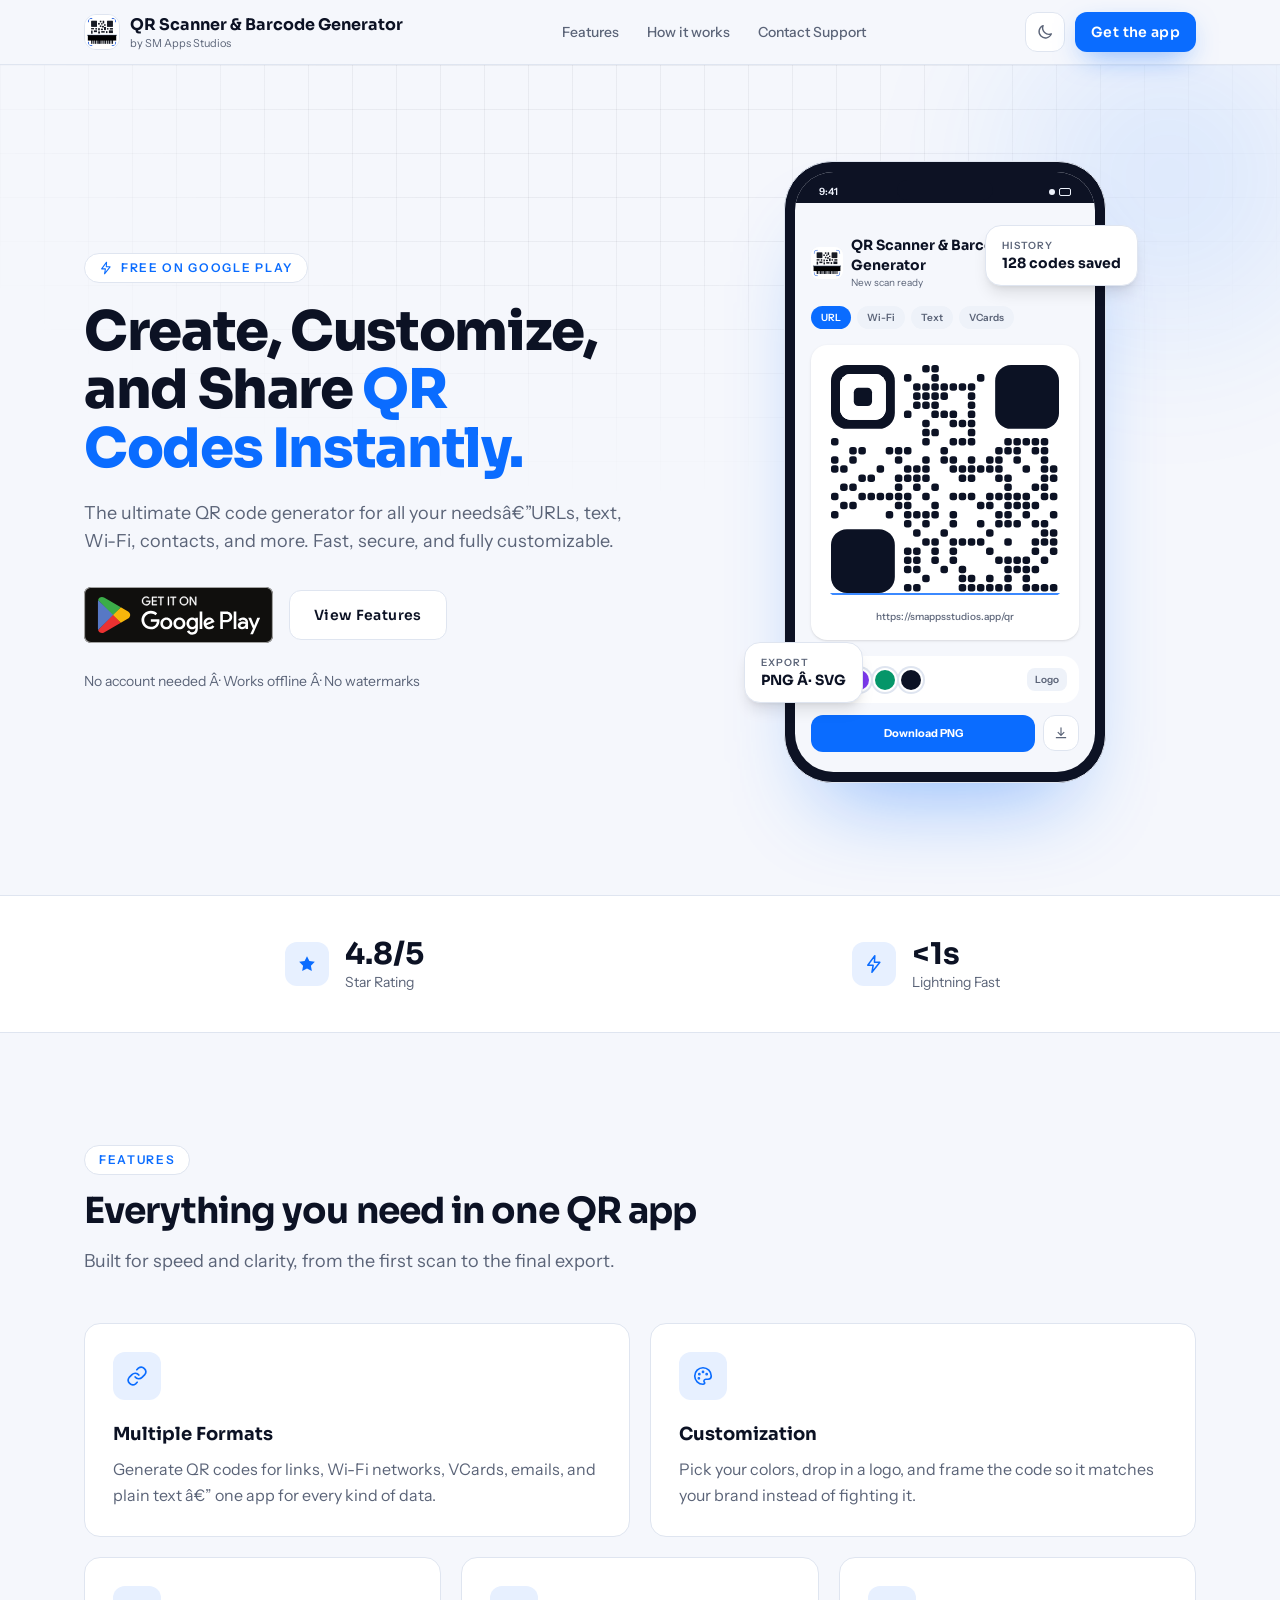
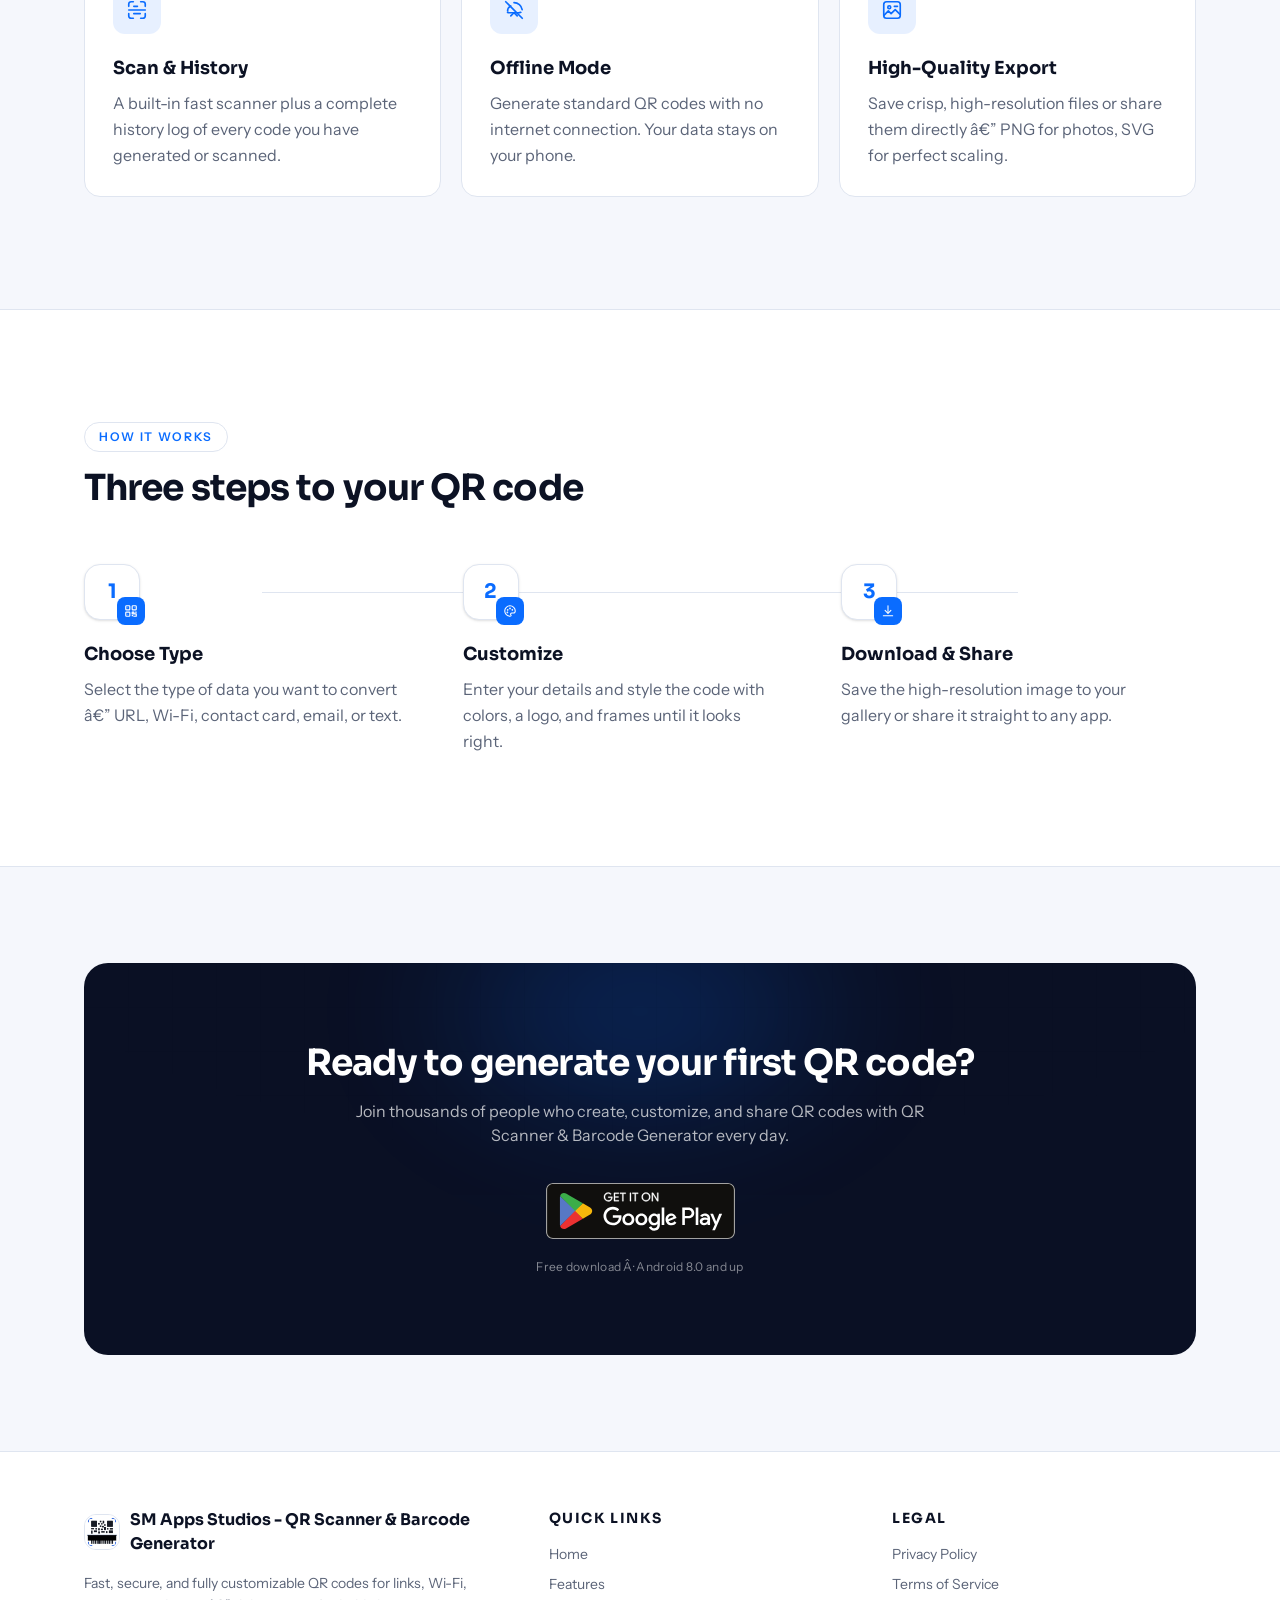
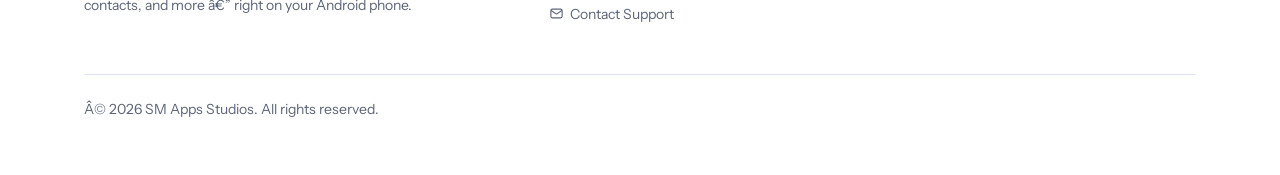
<file: index.html>
<!DOCTYPE html><html lang="en"><head><meta charSet="utf-8"/>
<meta name="viewport" content="width=device-width, initial-scale=1"/><link rel="preload" as="image" href="google-play-badge.svg"/><link rel="stylesheet" href="https://fonts.googleapis.com/css2?family=Instrument+Sans:ital,wght@0,400..700;1,400..700&amp;family=Sora:wght@400..800&amp;display=swap" data-precedence="default"/><link rel="stylesheet" href="assets/index-BNRa9k1G.css" data-precedence="default"/><style>.header-cta{display:none}@media (min-width:640px){.header-cta{display:inline-flex}}</style><title>QR Scanner &amp; Barcode Generator â€” QR &amp; Barcode App | SM Apps Studios</title><meta name="description" content="QR Scanner &amp; Barcode Generator is the ultimate QR code app for Android. Generate QR codes for URLs, text, Wi-Fi, contacts, and more. Fast, secure, fully customizable, and free on Google Play."/><meta name="keywords" content="QR code generator app, QR code scanner, barcode generator, QR code scanner app, create QR codes, Wi-Fi QR code, VCard QR code, Android QR app, SM Apps Studios"/><meta name="author" content="SM Apps Studios"/><meta name="theme-color" media="(prefers-color-scheme: dark)" content="#0a0e1c"/><meta property="og:site_name" content="SM Apps Studios - QR Scanner &amp; Barcode Generator"/><meta property="og:title" content="QR Scanner &amp; Barcode Generator â€” Create, Customize, and Share QR Codes Instantly"/><meta property="og:description" content="QR Scanner &amp; Barcode Generator is the ultimate QR code app for Android. Generate QR codes for URLs, text, Wi-Fi, contacts, and more. Fast, secure, fully customizable, and free on Google Play."/><meta property="og:type" content="website"/><meta property="og:url" content="https://suraj-mahamuni.github.io/qr-scanner-legal/"/><meta property="og:image" content="https://suraj-mahamuni.github.io/qr-scanner-legal/app-icon.png"/><meta property="og:image:alt" content="QR Scanner &amp; Barcode Generator app icon"/><meta name="twitter:card" content="summary_large_image"/><meta name="twitter:title" content="QR Scanner &amp; Barcode Generator â€” Create, Customize, and Share QR Codes Instantly"/><meta name="twitter:description" content="QR Scanner &amp; Barcode Generator is the ultimate QR code app for Android. Generate QR codes for URLs, text, Wi-Fi, contacts, and more. Fast, secure, fully customizable, and free on Google Play."/><link rel="canonical" href="https://suraj-mahamuni.github.io/qr-scanner-legal/"/><link rel="icon" type="image/png" href="app-icon.png"/><link rel="apple-touch-icon" href="app-icon.png"/><link rel="preconnect" href="https://fonts.googleapis.com"/><link rel="preconnect" href="https://fonts.gstatic.com" crossorigin="anonymous"/><script>(() => {
  document.documentElement.classList.add('js');
  let stored = null;
  try { stored = localStorage.getItem('qr-generator-theme'); } catch {}
  const dark = stored ? stored === 'dark' : window.matchMedia('(prefers-color-scheme: dark)').matches;
  document.documentElement.classList.toggle('dark', dark);
})();</script></head><body><!--$--><div class="min-h-screen"><a href="#main" class="sr-only focus:not-sr-only focus:absolute focus:top-3 focus:left-3 focus:z-50 focus:rounded-lg focus:bg-accent focus:px-4 focus:py-2 focus:text-accent-ink">Skip to content</a><header class="sticky top-0 z-40 border-b border-line bg-bg/85 backdrop-blur-md"><div class="mx-auto flex h-16 max-w-6xl items-center justify-between gap-4 px-5"><a href="#top" class="flex min-w-0 items-center gap-2.5" style="min-width:0"><img src="app-icon.png" alt="" width="36" height="36" class="h-9 w-9 shrink-0 rounded-xl border border-line"/><span class="leading-tight"><span class="block truncate font-display text-base font-bold">QR Scanner &amp; Barcode Generator</span><span class="hidden text-[11px] text-muted sm:block">by <!-- -->SM Apps Studios</span></span></a><nav aria-label="Primary" class="hidden items-center gap-7 md:flex"><a href="#features" class="text-sm font-medium text-muted transition hover:text-ink">Features</a><a href="#how-it-works" class="text-sm font-medium text-muted transition hover:text-ink">How it works</a><a href="mailto:contact.smappsstudios@gmail.com" class="text-sm font-medium text-muted transition hover:text-ink">Contact Support</a></nav><div class="flex shrink-0 items-center gap-2.5"><button type="button" id="theme-toggle" aria-label="Switch to dark mode" aria-pressed="false" class="grid h-10 w-10 shrink-0 place-items-center rounded-xl border border-line bg-surface text-muted transition hover:border-accent hover:text-accent"><svg width="18" height="18" viewBox="0 0 24 24" fill="none" stroke="currentColor" stroke-width="1.8" stroke-linecap="round" stroke-linejoin="round" aria-hidden="true" class="hidden icon-sun"><circle cx="12" cy="12" r="4.2"></circle><path d="M12 2.5v2.4M12 19.1v2.4M4.3 4.3l1.7 1.7M18 18l1.7 1.7M2.5 12h2.4M19.1 12h2.4M4.3 19.7 6 18M18 6l1.7-1.7"></path></svg><svg width="18" height="18" viewBox="0 0 24 24" fill="none" stroke="currentColor" stroke-width="1.8" stroke-linecap="round" stroke-linejoin="round" aria-hidden="true" class="block icon-moon"><path d="M20.5 14.5A8.5 8.5 0 0 1 9.5 3.5a8.5 8.5 0 1 0 11 11z"></path></svg></button><a href="#download" class="btn-primary header-cta shrink-0 px-4! py-2.5!" style="white-space:nowrap">Get the app</a></div></div></header><main id="main"><section id="top" class="relative overflow-hidden"><div class="grid-backdrop pointer-events-none absolute inset-0" aria-hidden="true"></div><div class="pointer-events-none absolute -top-32 right-[-10%] h-[480px] w-[480px] rounded-full opacity-25 blur-3xl" style="background:radial-gradient(closest-side, color-mix(in srgb, var(--accent) 55%, transparent), transparent)" aria-hidden="true"></div><div class="relative mx-auto grid max-w-6xl items-center gap-14 px-5 pt-16 pb-20 lg:grid-cols-[1.05fr_0.95fr] lg:pt-24 lg:pb-28"><div><p class="eyebrow rise" style="animation-delay:0ms"><svg width="14" height="14" viewBox="0 0 24 24" fill="none" stroke="currentColor" stroke-width="1.8" stroke-linecap="round" stroke-linejoin="round" aria-hidden="true"><path d="M13 2 4.5 13.5H11L9.5 22 19 10h-6.5L13 2z"></path></svg>Free on Google Play</p><h1 class="rise mt-5 font-display text-4xl leading-[1.08] font-extrabold tracking-tight text-balance sm:text-5xl lg:text-[3.4rem]" style="animation-delay:90ms">Create, Customize, and Share<!-- --> <span class="text-accent">QR Codes Instantly.</span></h1><p class="rise mt-5 max-w-xl text-lg text-muted" style="animation-delay:180ms">The ultimate QR code generator for all your needsâ€”URLs, text, Wi-Fi, contacts, and more. Fast, secure, and fully customizable.</p><div class="rise mt-8 flex flex-wrap items-center gap-4" style="animation-delay:270ms"><a href="https://play.google.com/store/apps/details?id=com.smappstudios.qrscannerandbarcodegenerator" target="_blank" rel="noopener noreferrer" class="inline-block shrink-0 transition duration-200 hover:-translate-y-0.5 "><img src="google-play-badge.svg" alt="Get it on Google Play" width="180" height="53" class="h-12 w-auto rounded-md sm:h-14"/></a><a href="#features" class="btn-ghost">View Features</a></div><p class="rise mt-7 text-sm text-muted" style="animation-delay:360ms">No account needed Â· Works offline Â· No watermarks</p></div><div class="rise" style="animation-delay:250ms"><div class="relative mx-auto w-fit" aria-hidden="true"><div class="float-soft relative rounded-[3rem] border border-line bg-[#0d1224] p-2.5 shadow-[0_50px_90px_-40px_rgba(10,108,255,0.45)] dark:border-[#2a3557]"><div class="relative w-[270px] overflow-hidden rounded-[2.4rem] bg-bg sm:w-[300px]" style="--qr-ink:#0c1224;--qr-paper:#ffffff"><div class="flex items-center justify-between bg-[#0d1224] px-6 pt-3 pb-1 text-[10px] font-semibold text-[#eef2fc]"><span>9:41</span><span class="flex items-center gap-1"><span class="inline-block h-1.5 w-1.5 rounded-full bg-current"></span><span class="inline-block h-2 w-3 rounded-[2px] border border-current"></span></span></div><div class="absolute top-2 left-1/2 h-5 w-24 -translate-x-1/2 rounded-full bg-[#0d1224]"></div><div class="px-4 pt-8 pb-5"><div class="mb-4 flex items-center gap-2"><img src="app-icon.png" alt="" width="32" height="32" class="h-8 w-8 rounded-lg"/><div><p class="font-display text-sm font-bold text-ink">QR Scanner &amp; Barcode Generator</p><p class="text-[10px] text-muted">New scan ready</p></div></div><div class="mb-4 flex gap-1.5"><span class="rounded-full px-2.5 py-1 text-[10px] font-semibold bg-accent text-accent-ink">URL</span><span class="rounded-full px-2.5 py-1 text-[10px] font-semibold bg-surface-2 text-muted">Wi-Fi</span><span class="rounded-full px-2.5 py-1 text-[10px] font-semibold bg-surface-2 text-muted">Text</span><span class="rounded-full px-2.5 py-1 text-[10px] font-semibold bg-surface-2 text-muted">VCards</span></div><div class="relative rounded-2xl bg-white p-4 shadow-sm"><div class="relative overflow-hidden rounded-xl p-1"><svg viewBox="0 0 200 200" class="h-full w-full" role="img" aria-label="Preview of a generated QR code"><rect x="80" y="0" width="6.6" height="6.6" rx="2.4" fill="var(--qr-ink)"></rect><rect x="88" y="0" width="6.6" height="6.6" rx="2.4" fill="var(--qr-ink)"></rect><rect x="64" y="8" width="6.6" height="6.6" rx="2.4" fill="var(--qr-ink)"></rect><rect x="88" y="8" width="6.6" height="6.6" rx="2.4" fill="var(--qr-ink)"></rect><rect x="128" y="8" width="6.6" height="6.6" rx="2.4" fill="var(--qr-ink)"></rect><rect x="72" y="16" width="6.6" height="6.6" rx="2.4" fill="var(--qr-ink)"></rect><rect x="80" y="16" width="6.6" height="6.6" rx="2.4" fill="var(--qr-ink)"></rect><rect x="88" y="16" width="6.6" height="6.6" rx="2.4" fill="var(--qr-ink)"></rect><rect x="96" y="16" width="6.6" height="6.6" rx="2.4" fill="var(--qr-ink)"></rect><rect x="104" y="16" width="6.6" height="6.6" rx="2.4" fill="var(--qr-ink)"></rect><rect x="112" y="16" width="6.6" height="6.6" rx="2.4" fill="var(--qr-ink)"></rect><rect x="120" y="16" width="6.6" height="6.6" rx="2.4" fill="var(--qr-ink)"></rect><rect x="72" y="24" width="6.6" height="6.6" rx="2.4" fill="var(--qr-ink)"></rect><rect x="80" y="24" width="6.6" height="6.6" rx="2.4" fill="var(--qr-ink)"></rect><rect x="88" y="24" width="6.6" height="6.6" rx="2.4" fill="var(--qr-ink)"></rect><rect x="96" y="24" width="6.6" height="6.6" rx="2.4" fill="var(--qr-ink)"></rect><rect x="120" y="24" width="6.6" height="6.6" rx="2.4" fill="var(--qr-ink)"></rect><rect x="72" y="32" width="6.6" height="6.6" rx="2.4" fill="var(--qr-ink)"></rect><rect x="80" y="32" width="6.6" height="6.6" rx="2.4" fill="var(--qr-ink)"></rect><rect x="88" y="32" width="6.6" height="6.6" rx="2.4" fill="var(--qr-ink)"></rect><rect x="120" y="32" width="6.6" height="6.6" rx="2.4" fill="var(--qr-ink)"></rect><rect x="64" y="40" width="6.6" height="6.6" rx="2.4" fill="var(--qr-ink)"></rect><rect x="88" y="40" width="6.6" height="6.6" rx="2.4" fill="var(--qr-ink)"></rect><rect x="96" y="40" width="6.6" height="6.6" rx="2.4" fill="var(--qr-ink)"></rect><rect x="104" y="40" width="6.6" height="6.6" rx="2.4" fill="var(--qr-ink)"></rect><rect x="120" y="40" width="6.6" height="6.6" rx="2.4" fill="var(--qr-ink)"></rect><rect x="80" y="48" width="6.6" height="6.6" rx="2.4" fill="var(--qr-ink)"></rect><rect x="104" y="48" width="6.6" height="6.6" rx="2.4" fill="var(--qr-ink)"></rect><rect x="112" y="48" width="6.6" height="6.6" rx="2.4" fill="var(--qr-ink)"></rect><rect x="120" y="48" width="6.6" height="6.6" rx="2.4" fill="var(--qr-ink)"></rect><rect x="80" y="56" width="6.6" height="6.6" rx="2.4" fill="var(--qr-ink)"></rect><rect x="88" y="56" width="6.6" height="6.6" rx="2.4" fill="var(--qr-ink)"></rect><rect x="120" y="56" width="6.6" height="6.6" rx="2.4" fill="var(--qr-ink)"></rect><rect x="0" y="64" width="6.6" height="6.6" rx="2.4" fill="var(--qr-ink)"></rect><rect x="80" y="64" width="6.6" height="6.6" rx="2.4" fill="var(--qr-ink)"></rect><rect x="104" y="64" width="6.6" height="6.6" rx="2.4" fill="var(--qr-ink)"></rect><rect x="112" y="64" width="6.6" height="6.6" rx="2.4" fill="var(--qr-ink)"></rect><rect x="120" y="64" width="6.6" height="6.6" rx="2.4" fill="var(--qr-ink)"></rect><rect x="152" y="64" width="6.6" height="6.6" rx="2.4" fill="var(--qr-ink)"></rect><rect x="160" y="64" width="6.6" height="6.6" rx="2.4" fill="var(--qr-ink)"></rect><rect x="168" y="64" width="6.6" height="6.6" rx="2.4" fill="var(--qr-ink)"></rect><rect x="176" y="64" width="6.6" height="6.6" rx="2.4" fill="var(--qr-ink)"></rect><rect x="184" y="64" width="6.6" height="6.6" rx="2.4" fill="var(--qr-ink)"></rect><rect x="16" y="72" width="6.6" height="6.6" rx="2.4" fill="var(--qr-ink)"></rect><rect x="24" y="72" width="6.6" height="6.6" rx="2.4" fill="var(--qr-ink)"></rect><rect x="48" y="72" width="6.6" height="6.6" rx="2.4" fill="var(--qr-ink)"></rect><rect x="56" y="72" width="6.6" height="6.6" rx="2.4" fill="var(--qr-ink)"></rect><rect x="64" y="72" width="6.6" height="6.6" rx="2.4" fill="var(--qr-ink)"></rect><rect x="96" y="72" width="6.6" height="6.6" rx="2.4" fill="var(--qr-ink)"></rect><rect x="144" y="72" width="6.6" height="6.6" rx="2.4" fill="var(--qr-ink)"></rect><rect x="152" y="72" width="6.6" height="6.6" rx="2.4" fill="var(--qr-ink)"></rect><rect x="160" y="72" width="6.6" height="6.6" rx="2.4" fill="var(--qr-ink)"></rect><rect x="176" y="72" width="6.6" height="6.6" rx="2.4" fill="var(--qr-ink)"></rect><rect x="184" y="72" width="6.6" height="6.6" rx="2.4" fill="var(--qr-ink)"></rect><rect x="0" y="80" width="6.6" height="6.6" rx="2.4" fill="var(--qr-ink)"></rect><rect x="16" y="80" width="6.6" height="6.6" rx="2.4" fill="var(--qr-ink)"></rect><rect x="56" y="80" width="6.6" height="6.6" rx="2.4" fill="var(--qr-ink)"></rect><rect x="80" y="80" width="6.6" height="6.6" rx="2.4" fill="var(--qr-ink)"></rect><rect x="96" y="80" width="6.6" height="6.6" rx="2.4" fill="var(--qr-ink)"></rect><rect x="104" y="80" width="6.6" height="6.6" rx="2.4" fill="var(--qr-ink)"></rect><rect x="120" y="80" width="6.6" height="6.6" rx="2.4" fill="var(--qr-ink)"></rect><rect x="136" y="80" width="6.6" height="6.6" rx="2.4" fill="var(--qr-ink)"></rect><rect x="144" y="80" width="6.6" height="6.6" rx="2.4" fill="var(--qr-ink)"></rect><rect x="160" y="80" width="6.6" height="6.6" rx="2.4" fill="var(--qr-ink)"></rect><rect x="184" y="80" width="6.6" height="6.6" rx="2.4" fill="var(--qr-ink)"></rect><rect x="0" y="88" width="6.6" height="6.6" rx="2.4" fill="var(--qr-ink)"></rect><rect x="8" y="88" width="6.6" height="6.6" rx="2.4" fill="var(--qr-ink)"></rect><rect x="40" y="88" width="6.6" height="6.6" rx="2.4" fill="var(--qr-ink)"></rect><rect x="64" y="88" width="6.6" height="6.6" rx="2.4" fill="var(--qr-ink)"></rect><rect x="72" y="88" width="6.6" height="6.6" rx="2.4" fill="var(--qr-ink)"></rect><rect x="80" y="88" width="6.6" height="6.6" rx="2.4" fill="var(--qr-ink)"></rect><rect x="104" y="88" width="6.6" height="6.6" rx="2.4" fill="var(--qr-ink)"></rect><rect x="112" y="88" width="6.6" height="6.6" rx="2.4" fill="var(--qr-ink)"></rect><rect x="120" y="88" width="6.6" height="6.6" rx="2.4" fill="var(--qr-ink)"></rect><rect x="128" y="88" width="6.6" height="6.6" rx="2.4" fill="var(--qr-ink)"></rect><rect x="136" y="88" width="6.6" height="6.6" rx="2.4" fill="var(--qr-ink)"></rect><rect x="144" y="88" width="6.6" height="6.6" rx="2.4" fill="var(--qr-ink)"></rect><rect x="168" y="88" width="6.6" height="6.6" rx="2.4" fill="var(--qr-ink)"></rect><rect x="184" y="88" width="6.6" height="6.6" rx="2.4" fill="var(--qr-ink)"></rect><rect x="192" y="88" width="6.6" height="6.6" rx="2.4" fill="var(--qr-ink)"></rect><rect x="24" y="96" width="6.6" height="6.6" rx="2.4" fill="var(--qr-ink)"></rect><rect x="32" y="96" width="6.6" height="6.6" rx="2.4" fill="var(--qr-ink)"></rect><rect x="56" y="96" width="6.6" height="6.6" rx="2.4" fill="var(--qr-ink)"></rect><rect x="64" y="96" width="6.6" height="6.6" rx="2.4" fill="var(--qr-ink)"></rect><rect x="72" y="96" width="6.6" height="6.6" rx="2.4" fill="var(--qr-ink)"></rect><rect x="80" y="96" width="6.6" height="6.6" rx="2.4" fill="var(--qr-ink)"></rect><rect x="112" y="96" width="6.6" height="6.6" rx="2.4" fill="var(--qr-ink)"></rect><rect x="120" y="96" width="6.6" height="6.6" rx="2.4" fill="var(--qr-ink)"></rect><rect x="144" y="96" width="6.6" height="6.6" rx="2.4" fill="var(--qr-ink)"></rect><rect x="152" y="96" width="6.6" height="6.6" rx="2.4" fill="var(--qr-ink)"></rect><rect x="184" y="96" width="6.6" height="6.6" rx="2.4" fill="var(--qr-ink)"></rect><rect x="192" y="96" width="6.6" height="6.6" rx="2.4" fill="var(--qr-ink)"></rect><rect x="8" y="104" width="6.6" height="6.6" rx="2.4" fill="var(--qr-ink)"></rect><rect x="16" y="104" width="6.6" height="6.6" rx="2.4" fill="var(--qr-ink)"></rect><rect x="56" y="104" width="6.6" height="6.6" rx="2.4" fill="var(--qr-ink)"></rect><rect x="72" y="104" width="6.6" height="6.6" rx="2.4" fill="var(--qr-ink)"></rect><rect x="88" y="104" width="6.6" height="6.6" rx="2.4" fill="var(--qr-ink)"></rect><rect x="152" y="104" width="6.6" height="6.6" rx="2.4" fill="var(--qr-ink)"></rect><rect x="176" y="104" width="6.6" height="6.6" rx="2.4" fill="var(--qr-ink)"></rect><rect x="184" y="104" width="6.6" height="6.6" rx="2.4" fill="var(--qr-ink)"></rect><rect x="0" y="112" width="6.6" height="6.6" rx="2.4" fill="var(--qr-ink)"></rect><rect x="24" y="112" width="6.6" height="6.6" rx="2.4" fill="var(--qr-ink)"></rect><rect x="32" y="112" width="6.6" height="6.6" rx="2.4" fill="var(--qr-ink)"></rect><rect x="40" y="112" width="6.6" height="6.6" rx="2.4" fill="var(--qr-ink)"></rect><rect x="48" y="112" width="6.6" height="6.6" rx="2.4" fill="var(--qr-ink)"></rect><rect x="56" y="112" width="6.6" height="6.6" rx="2.4" fill="var(--qr-ink)"></rect><rect x="64" y="112" width="6.6" height="6.6" rx="2.4" fill="var(--qr-ink)"></rect><rect x="80" y="112" width="6.6" height="6.6" rx="2.4" fill="var(--qr-ink)"></rect><rect x="104" y="112" width="6.6" height="6.6" rx="2.4" fill="var(--qr-ink)"></rect><rect x="112" y="112" width="6.6" height="6.6" rx="2.4" fill="var(--qr-ink)"></rect><rect x="120" y="112" width="6.6" height="6.6" rx="2.4" fill="var(--qr-ink)"></rect><rect x="136" y="112" width="6.6" height="6.6" rx="2.4" fill="var(--qr-ink)"></rect><rect x="144" y="112" width="6.6" height="6.6" rx="2.4" fill="var(--qr-ink)"></rect><rect x="152" y="112" width="6.6" height="6.6" rx="2.4" fill="var(--qr-ink)"></rect><rect x="160" y="112" width="6.6" height="6.6" rx="2.4" fill="var(--qr-ink)"></rect><rect x="168" y="112" width="6.6" height="6.6" rx="2.4" fill="var(--qr-ink)"></rect><rect x="184" y="112" width="6.6" height="6.6" rx="2.4" fill="var(--qr-ink)"></rect><rect x="192" y="112" width="6.6" height="6.6" rx="2.4" fill="var(--qr-ink)"></rect><rect x="8" y="120" width="6.6" height="6.6" rx="2.4" fill="var(--qr-ink)"></rect><rect x="16" y="120" width="6.6" height="6.6" rx="2.4" fill="var(--qr-ink)"></rect><rect x="56" y="120" width="6.6" height="6.6" rx="2.4" fill="var(--qr-ink)"></rect><rect x="64" y="120" width="6.6" height="6.6" rx="2.4" fill="var(--qr-ink)"></rect><rect x="88" y="120" width="6.6" height="6.6" rx="2.4" fill="var(--qr-ink)"></rect><rect x="128" y="120" width="6.6" height="6.6" rx="2.4" fill="var(--qr-ink)"></rect><rect x="136" y="120" width="6.6" height="6.6" rx="2.4" fill="var(--qr-ink)"></rect><rect x="152" y="120" width="6.6" height="6.6" rx="2.4" fill="var(--qr-ink)"></rect><rect x="160" y="120" width="6.6" height="6.6" rx="2.4" fill="var(--qr-ink)"></rect><rect x="168" y="120" width="6.6" height="6.6" rx="2.4" fill="var(--qr-ink)"></rect><rect x="176" y="120" width="6.6" height="6.6" rx="2.4" fill="var(--qr-ink)"></rect><rect x="0" y="128" width="6.6" height="6.6" rx="2.4" fill="var(--qr-ink)"></rect><rect x="48" y="128" width="6.6" height="6.6" rx="2.4" fill="var(--qr-ink)"></rect><rect x="64" y="128" width="6.6" height="6.6" rx="2.4" fill="var(--qr-ink)"></rect><rect x="72" y="128" width="6.6" height="6.6" rx="2.4" fill="var(--qr-ink)"></rect><rect x="80" y="128" width="6.6" height="6.6" rx="2.4" fill="var(--qr-ink)"></rect><rect x="88" y="128" width="6.6" height="6.6" rx="2.4" fill="var(--qr-ink)"></rect><rect x="104" y="128" width="6.6" height="6.6" rx="2.4" fill="var(--qr-ink)"></rect><rect x="144" y="128" width="6.6" height="6.6" rx="2.4" fill="var(--qr-ink)"></rect><rect x="152" y="128" width="6.6" height="6.6" rx="2.4" fill="var(--qr-ink)"></rect><rect x="168" y="128" width="6.6" height="6.6" rx="2.4" fill="var(--qr-ink)"></rect><rect x="192" y="128" width="6.6" height="6.6" rx="2.4" fill="var(--qr-ink)"></rect><rect x="64" y="136" width="6.6" height="6.6" rx="2.4" fill="var(--qr-ink)"></rect><rect x="80" y="136" width="6.6" height="6.6" rx="2.4" fill="var(--qr-ink)"></rect><rect x="104" y="136" width="6.6" height="6.6" rx="2.4" fill="var(--qr-ink)"></rect><rect x="128" y="136" width="6.6" height="6.6" rx="2.4" fill="var(--qr-ink)"></rect><rect x="144" y="136" width="6.6" height="6.6" rx="2.4" fill="var(--qr-ink)"></rect><rect x="152" y="136" width="6.6" height="6.6" rx="2.4" fill="var(--qr-ink)"></rect><rect x="160" y="136" width="6.6" height="6.6" rx="2.4" fill="var(--qr-ink)"></rect><rect x="176" y="136" width="6.6" height="6.6" rx="2.4" fill="var(--qr-ink)"></rect><rect x="184" y="136" width="6.6" height="6.6" rx="2.4" fill="var(--qr-ink)"></rect><rect x="72" y="144" width="6.6" height="6.6" rx="2.4" fill="var(--qr-ink)"></rect><rect x="96" y="144" width="6.6" height="6.6" rx="2.4" fill="var(--qr-ink)"></rect><rect x="136" y="144" width="6.6" height="6.6" rx="2.4" fill="var(--qr-ink)"></rect><rect x="184" y="144" width="6.6" height="6.6" rx="2.4" fill="var(--qr-ink)"></rect><rect x="192" y="144" width="6.6" height="6.6" rx="2.4" fill="var(--qr-ink)"></rect><rect x="80" y="152" width="6.6" height="6.6" rx="2.4" fill="var(--qr-ink)"></rect><rect x="88" y="152" width="6.6" height="6.6" rx="2.4" fill="var(--qr-ink)"></rect><rect x="104" y="152" width="6.6" height="6.6" rx="2.4" fill="var(--qr-ink)"></rect><rect x="112" y="152" width="6.6" height="6.6" rx="2.4" fill="var(--qr-ink)"></rect><rect x="120" y="152" width="6.6" height="6.6" rx="2.4" fill="var(--qr-ink)"></rect><rect x="128" y="152" width="6.6" height="6.6" rx="2.4" fill="var(--qr-ink)"></rect><rect x="152" y="152" width="6.6" height="6.6" rx="2.4" fill="var(--qr-ink)"></rect><rect x="176" y="152" width="6.6" height="6.6" rx="2.4" fill="var(--qr-ink)"></rect><rect x="184" y="152" width="6.6" height="6.6" rx="2.4" fill="var(--qr-ink)"></rect><rect x="192" y="152" width="6.6" height="6.6" rx="2.4" fill="var(--qr-ink)"></rect><rect x="64" y="160" width="6.6" height="6.6" rx="2.4" fill="var(--qr-ink)"></rect><rect x="72" y="160" width="6.6" height="6.6" rx="2.4" fill="var(--qr-ink)"></rect><rect x="88" y="160" width="6.6" height="6.6" rx="2.4" fill="var(--qr-ink)"></rect><rect x="104" y="160" width="6.6" height="6.6" rx="2.4" fill="var(--qr-ink)"></rect><rect x="136" y="160" width="6.6" height="6.6" rx="2.4" fill="var(--qr-ink)"></rect><rect x="176" y="160" width="6.6" height="6.6" rx="2.4" fill="var(--qr-ink)"></rect><rect x="192" y="160" width="6.6" height="6.6" rx="2.4" fill="var(--qr-ink)"></rect><rect x="64" y="168" width="6.6" height="6.6" rx="2.4" fill="var(--qr-ink)"></rect><rect x="72" y="168" width="6.6" height="6.6" rx="2.4" fill="var(--qr-ink)"></rect><rect x="88" y="168" width="6.6" height="6.6" rx="2.4" fill="var(--qr-ink)"></rect><rect x="104" y="168" width="6.6" height="6.6" rx="2.4" fill="var(--qr-ink)"></rect><rect x="144" y="168" width="6.6" height="6.6" rx="2.4" fill="var(--qr-ink)"></rect><rect x="152" y="168" width="6.6" height="6.6" rx="2.4" fill="var(--qr-ink)"></rect><rect x="160" y="168" width="6.6" height="6.6" rx="2.4" fill="var(--qr-ink)"></rect><rect x="168" y="168" width="6.6" height="6.6" rx="2.4" fill="var(--qr-ink)"></rect><rect x="184" y="168" width="6.6" height="6.6" rx="2.4" fill="var(--qr-ink)"></rect><rect x="64" y="176" width="6.6" height="6.6" rx="2.4" fill="var(--qr-ink)"></rect><rect x="72" y="176" width="6.6" height="6.6" rx="2.4" fill="var(--qr-ink)"></rect><rect x="96" y="176" width="6.6" height="6.6" rx="2.4" fill="var(--qr-ink)"></rect><rect x="112" y="176" width="6.6" height="6.6" rx="2.4" fill="var(--qr-ink)"></rect><rect x="152" y="176" width="6.6" height="6.6" rx="2.4" fill="var(--qr-ink)"></rect><rect x="160" y="176" width="6.6" height="6.6" rx="2.4" fill="var(--qr-ink)"></rect><rect x="168" y="176" width="6.6" height="6.6" rx="2.4" fill="var(--qr-ink)"></rect><rect x="176" y="176" width="6.6" height="6.6" rx="2.4" fill="var(--qr-ink)"></rect><rect x="80" y="184" width="6.6" height="6.6" rx="2.4" fill="var(--qr-ink)"></rect><rect x="112" y="184" width="6.6" height="6.6" rx="2.4" fill="var(--qr-ink)"></rect><rect x="120" y="184" width="6.6" height="6.6" rx="2.4" fill="var(--qr-ink)"></rect><rect x="136" y="184" width="6.6" height="6.6" rx="2.4" fill="var(--qr-ink)"></rect><rect x="152" y="184" width="6.6" height="6.6" rx="2.4" fill="var(--qr-ink)"></rect><rect x="168" y="184" width="6.6" height="6.6" rx="2.4" fill="var(--qr-ink)"></rect><rect x="64" y="192" width="6.6" height="6.6" rx="2.4" fill="var(--qr-ink)"></rect><rect x="72" y="192" width="6.6" height="6.6" rx="2.4" fill="var(--qr-ink)"></rect><rect x="112" y="192" width="6.6" height="6.6" rx="2.4" fill="var(--qr-ink)"></rect><rect x="120" y="192" width="6.6" height="6.6" rx="2.4" fill="var(--qr-ink)"></rect><rect x="128" y="192" width="6.6" height="6.6" rx="2.4" fill="var(--qr-ink)"></rect><rect x="136" y="192" width="6.6" height="6.6" rx="2.4" fill="var(--qr-ink)"></rect><rect x="144" y="192" width="6.6" height="6.6" rx="2.4" fill="var(--qr-ink)"></rect><rect x="152" y="192" width="6.6" height="6.6" rx="2.4" fill="var(--qr-ink)"></rect><rect x="168" y="192" width="6.6" height="6.6" rx="2.4" fill="var(--qr-ink)"></rect><rect x="176" y="192" width="6.6" height="6.6" rx="2.4" fill="var(--qr-ink)"></rect><rect x="184" y="192" width="6.6" height="6.6" rx="2.4" fill="var(--qr-ink)"></rect><rect x="192" y="192" width="6.6" height="6.6" rx="2.4" fill="var(--qr-ink)"></rect><g><rect x="0" y="0" width="56" height="56" rx="14" fill="var(--qr-ink)"></rect><rect x="8" y="8" width="40" height="40" rx="9" fill="var(--qr-paper)"></rect><rect x="20" y="20" width="16" height="16" rx="4" fill="var(--qr-ink)"></rect></g><g><rect x="144" y="0" width="56" height="56" rx="14" fill="var(--qr-ink)"></rect><rect x="8" y="8" width="40" height="40" rx="9" fill="var(--qr-paper)"></rect><rect x="20" y="20" width="16" height="16" rx="4" fill="var(--qr-ink)"></rect></g><g><rect x="0" y="144" width="56" height="56" rx="14" fill="var(--qr-ink)"></rect><rect x="8" y="8" width="40" height="40" rx="9" fill="var(--qr-paper)"></rect><rect x="20" y="20" width="16" height="16" rx="4" fill="var(--qr-ink)"></rect></g></svg><div class="scan-line absolute left-0 h-0.5 w-full rounded-full bg-accent opacity-80"></div></div><p class="mt-3 truncate text-center text-[10px] font-medium text-[#5b6478]">https://smappsstudios.app/qr</p></div><div class="mt-4 flex items-center justify-between rounded-2xl bg-surface p-3"><div class="flex gap-1.5"><span class="h-5 w-5 rounded-full ring-2 ring-line ring-offset-2 ring-offset-surface" style="background-color:#0a6cff"></span><span class="h-5 w-5 rounded-full ring-2 ring-line ring-offset-2 ring-offset-surface" style="background-color:#7c3aed"></span><span class="h-5 w-5 rounded-full ring-2 ring-line ring-offset-2 ring-offset-surface" style="background-color:#059669"></span><span class="h-5 w-5 rounded-full ring-2 ring-line ring-offset-2 ring-offset-surface" style="background-color:#0c1224"></span></div><span class="rounded-lg bg-surface-2 px-2 py-1 text-[10px] font-semibold text-muted">Logo</span></div><div class="mt-3 flex items-center gap-2"><span class="flex-1 rounded-xl bg-accent py-2.5 text-center text-[11px] font-bold text-accent-ink">Download PNG</span><span class="grid h-9 w-9 place-items-center rounded-xl border border-line bg-surface text-muted"><svg width="14" height="14" viewBox="0 0 24 24" fill="none" stroke="currentColor" stroke-width="2" stroke-linecap="round"><path d="M12 3v12M7 11l5 5 5-5M4 20h16"></path></svg></span></div></div></div></div><div class="float-soft absolute -right-8 top-16 hidden rounded-2xl border border-line bg-surface px-4 py-3 shadow-lg sm:block [animation-delay:1.2s]"><p class="text-[10px] font-semibold tracking-widest text-muted uppercase">History</p><p class="font-display text-sm font-bold text-ink">128 codes saved</p></div><div class="float-soft absolute -left-10 bottom-20 hidden rounded-2xl border border-line bg-surface px-4 py-3 shadow-lg sm:block [animation-delay:2s]"><p class="text-[10px] font-semibold tracking-widest text-muted uppercase">Export</p><p class="font-display text-sm font-bold text-ink">PNG Â· SVG</p></div></div></div></div></section><section aria-label="App statistics" class="border-y border-line bg-surface"><div class="mx-auto grid max-w-6xl gap-8 px-5 py-10 sm:grid-cols-2"><div data-reveal="true" style="transition-delay:90ms" class="flex items-center justify-center gap-4 text-center sm:justify-center"><span class="grid h-11 w-11 shrink-0 place-items-center rounded-xl bg-accent-soft text-accent"><svg width="20" height="20" viewBox="0 0 24 24" fill="currentColor" stroke="none" stroke-width="1.8" stroke-linecap="round" stroke-linejoin="round" aria-hidden="true"><path d="M12 2.6l2.9 5.9 6.5.9-4.7 4.6 1.1 6.5L12 17.4l-5.8 3.1 1.1-6.5L2.6 9.4l6.5-.9L12 2.6z"></path></svg></span><div class="text-left"><p class="font-display text-2xl font-bold sm:text-3xl">4.8/5</p><p class="text-sm text-muted">Star Rating</p></div></div><div data-reveal="true" style="transition-delay:180ms" class="flex items-center justify-center gap-4 text-center sm:justify-center"><span class="grid h-11 w-11 shrink-0 place-items-center rounded-xl bg-accent-soft text-accent"><svg width="20" height="20" viewBox="0 0 24 24" fill="none" stroke="currentColor" stroke-width="1.8" stroke-linecap="round" stroke-linejoin="round" aria-hidden="true"><path d="M13 2 4.5 13.5H11L9.5 22 19 10h-6.5L13 2z"></path></svg></span><div class="text-left"><p class="font-display text-2xl font-bold sm:text-3xl">&lt;1s</p><p class="text-sm text-muted">Lightning Fast</p></div></div></div></section><section id="features" aria-labelledby="features-heading" class="scroll-mt-20"><div class="mx-auto max-w-6xl px-5 py-20 lg:py-28"><div class="mb-12 max-w-2xl" data-reveal="true"><p class="eyebrow">Features</p><h2 id="features-heading" class="section-title mt-4">Everything you need in one QR app</h2><p class="mt-4 text-lg text-muted">Built for speed and clarity, from the first scan to the final export.</p></div><div class="grid gap-5 sm:grid-cols-2 lg:grid-cols-6"><article data-reveal="true" style="transition-delay:0ms" class="card p-7 lg:col-span-3"><span class="mb-5 grid h-12 w-12 place-items-center rounded-xl bg-accent-soft text-accent"><svg width="22" height="22" viewBox="0 0 24 24" fill="none" stroke="currentColor" stroke-width="1.8" stroke-linecap="round" stroke-linejoin="round" aria-hidden="true"><path d="M10 13a5 5 0 0 0 7.5.5l3-3a5 5 0 0 0-7-7l-1.7 1.7"></path><path d="M14 11a5 5 0 0 0-7.5-.5l-3 3a5 5 0 0 0 7 7l1.7-1.7"></path></svg></span><h3 class="font-display text-lg font-bold">Multiple Formats</h3><p class="mt-2 leading-relaxed text-muted">Generate QR codes for links, Wi-Fi networks, VCards, emails, and plain text â€” one app for every kind of data.</p></article><article data-reveal="true" style="transition-delay:90ms" class="card p-7 lg:col-span-3"><span class="mb-5 grid h-12 w-12 place-items-center rounded-xl bg-accent-soft text-accent"><svg width="22" height="22" viewBox="0 0 24 24" fill="none" stroke="currentColor" stroke-width="1.8" stroke-linecap="round" stroke-linejoin="round" aria-hidden="true"><path d="M12 21a9 9 0 1 1 9-9c0 2.2-1.5 3.5-3.5 3.5H15a2 2 0 0 0-1.5 3.3c.4.5.5 1.2.2 1.4-.4.5-1 .8-1.7.8Z"></path><circle cx="8" cy="10" r="0.6" fill="currentColor"></circle><circle cx="12" cy="7.5" r="0.6" fill="currentColor"></circle><circle cx="16" cy="10" r="0.6" fill="currentColor"></circle><circle cx="7.5" cy="14.5" r="0.6" fill="currentColor"></circle></svg></span><h3 class="font-display text-lg font-bold">Customization</h3><p class="mt-2 leading-relaxed text-muted">Pick your colors, drop in a logo, and frame the code so it matches your brand instead of fighting it.</p></article><article data-reveal="true" style="transition-delay:180ms" class="card p-7 lg:col-span-2"><span class="mb-5 grid h-12 w-12 place-items-center rounded-xl bg-accent-soft text-accent"><svg width="22" height="22" viewBox="0 0 24 24" fill="none" stroke="currentColor" stroke-width="1.8" stroke-linecap="round" stroke-linejoin="round" aria-hidden="true"><path d="M3 8V5.5A2.5 2.5 0 0 1 5.5 3H8"></path><path d="M16 3h2.5A2.5 2.5 0 0 1 21 5.5V8"></path><path d="M21 16v2.5a2.5 2.5 0 0 1-2.5 2.5H16"></path><path d="M8 21H5.5A2.5 2.5 0 0 1 3 18.5V16"></path><path d="M3 12h18"></path><path d="M8.5 8h4M8.5 16h7"></path></svg></span><h3 class="font-display text-lg font-bold">Scan &amp; History</h3><p class="mt-2 leading-relaxed text-muted">A built-in fast scanner plus a complete history log of every code you have generated or scanned.</p></article><article data-reveal="true" style="transition-delay:0ms" class="card p-7 lg:col-span-2"><span class="mb-5 grid h-12 w-12 place-items-center rounded-xl bg-accent-soft text-accent"><svg width="22" height="22" viewBox="0 0 24 24" fill="none" stroke="currentColor" stroke-width="1.8" stroke-linecap="round" stroke-linejoin="round" aria-hidden="true"><path d="M5 13a6 6 0 0 1 3.4-5.4"></path><path d="M12 4a9 9 0 0 1 8.9 7.6"></path><path d="M19.4 14.5A6 6 0 0 1 17 15H7a5 5 0 0 1-2-.4"></path><path d="M8.5 18.5 12 15l3.5 3.5"></path><path d="M3 3l18 18"></path></svg></span><h3 class="font-display text-lg font-bold">Offline Mode</h3><p class="mt-2 leading-relaxed text-muted">Generate standard QR codes with no internet connection. Your data stays on your phone.</p></article><article data-reveal="true" style="transition-delay:90ms" class="card p-7 lg:col-span-2"><span class="mb-5 grid h-12 w-12 place-items-center rounded-xl bg-accent-soft text-accent"><svg width="22" height="22" viewBox="0 0 24 24" fill="none" stroke="currentColor" stroke-width="1.8" stroke-linecap="round" stroke-linejoin="round" aria-hidden="true"><rect x="3" y="3" width="18" height="18" rx="3"></rect><circle cx="9" cy="9" r="1.6"></circle><path d="M3.5 17.5 8 13l3 3 4.5-4.5 5 5"></path><path d="M14.5 8H18"></path></svg></span><h3 class="font-display text-lg font-bold">High-Quality Export</h3><p class="mt-2 leading-relaxed text-muted">Save crisp, high-resolution files or share them directly â€” PNG for photos, SVG for perfect scaling.</p></article></div></div></section><section id="how-it-works" aria-labelledby="how-heading" class="scroll-mt-20 border-y border-line bg-surface"><div class="mx-auto max-w-6xl px-5 py-20 lg:py-28"><div class="mb-14 max-w-2xl" data-reveal="true"><p class="eyebrow">How it works</p><h2 id="how-heading" class="section-title mt-4">Three steps to your QR code</h2></div><ol class="relative grid gap-10 sm:grid-cols-3 sm:gap-6"><div class="absolute top-7 right-[16%] left-[16%] hidden h-px bg-line sm:block" aria-hidden="true"></div><li data-reveal="true" style="transition-delay:0ms" class="relative"><div class="relative z-10 mb-5 grid h-14 w-14 place-items-center rounded-2xl border border-line bg-surface font-display text-xl font-bold text-accent shadow-sm">1<span class="absolute -right-1.5 -bottom-1.5 grid h-7 w-7 place-items-center rounded-lg bg-accent text-accent-ink"><svg width="14" height="14" viewBox="0 0 24 24" fill="none" stroke="currentColor" stroke-width="2" stroke-linecap="round" stroke-linejoin="round" aria-hidden="true"><rect x="3" y="3" width="7" height="7" rx="1.2"></rect><rect x="6" y="6" width="1" height="1" fill="currentColor" stroke="none"></rect><rect x="14" y="3" width="7" height="7" rx="1.2"></rect><rect x="17" y="6" width="1" height="1" fill="currentColor" stroke="none"></rect><rect x="3" y="14" width="7" height="7" rx="1.2"></rect><rect x="6" y="17" width="1" height="1" fill="currentColor" stroke="none"></rect><path d="M14 14h3v3h-3zM20 14h1M14 20h1M17 17h4v4h-4"></path></svg></span></div><h3 class="font-display text-lg font-bold">Choose Type</h3><p class="mt-2 max-w-xs leading-relaxed text-muted">Select the type of data you want to convert â€” URL, Wi-Fi, contact card, email, or text.</p></li><li data-reveal="true" style="transition-delay:120ms" class="relative"><div class="relative z-10 mb-5 grid h-14 w-14 place-items-center rounded-2xl border border-line bg-surface font-display text-xl font-bold text-accent shadow-sm">2<span class="absolute -right-1.5 -bottom-1.5 grid h-7 w-7 place-items-center rounded-lg bg-accent text-accent-ink"><svg width="14" height="14" viewBox="0 0 24 24" fill="none" stroke="currentColor" stroke-width="1.8" stroke-linecap="round" stroke-linejoin="round" aria-hidden="true"><path d="M12 21a9 9 0 1 1 9-9c0 2.2-1.5 3.5-3.5 3.5H15a2 2 0 0 0-1.5 3.3c.4.5.5 1.2.2 1.4-.4.5-1 .8-1.7.8Z"></path><circle cx="8" cy="10" r="0.6" fill="currentColor"></circle><circle cx="12" cy="7.5" r="0.6" fill="currentColor"></circle><circle cx="16" cy="10" r="0.6" fill="currentColor"></circle><circle cx="7.5" cy="14.5" r="0.6" fill="currentColor"></circle></svg></span></div><h3 class="font-display text-lg font-bold">Customize</h3><p class="mt-2 max-w-xs leading-relaxed text-muted">Enter your details and style the code with colors, a logo, and frames until it looks right.</p></li><li data-reveal="true" style="transition-delay:240ms" class="relative"><div class="relative z-10 mb-5 grid h-14 w-14 place-items-center rounded-2xl border border-line bg-surface font-display text-xl font-bold text-accent shadow-sm">3<span class="absolute -right-1.5 -bottom-1.5 grid h-7 w-7 place-items-center rounded-lg bg-accent text-accent-ink"><svg width="14" height="14" viewBox="0 0 24 24" fill="none" stroke="currentColor" stroke-width="1.8" stroke-linecap="round" stroke-linejoin="round" aria-hidden="true"><path d="M12 3v12"></path><path d="m7 11 5 5 5-5"></path><path d="M4 20h16"></path></svg></span></div><h3 class="font-display text-lg font-bold">Download &amp; Share</h3><p class="mt-2 max-w-xs leading-relaxed text-muted">Save the high-resolution image to your gallery or share it straight to any app.</p></li></ol></div></section><section id="download" aria-labelledby="cta-heading" class="scroll-mt-20"><div class="mx-auto max-w-6xl px-5 py-20 lg:py-24"><div data-reveal="true" class="relative overflow-hidden rounded-3xl bg-[#0a1024] px-6 py-16 text-center sm:px-12 lg:py-20"><div class="pointer-events-none absolute -top-24 left-1/2 h-72 w-130 -translate-x-1/2 rounded-full opacity-30 blur-3xl" style="background:radial-gradient(closest-side, #0a6cff, transparent)" aria-hidden="true"></div><div class="grid-backdrop pointer-events-none absolute inset-0 opacity-40" aria-hidden="true"></div><div class="relative"><h2 id="cta-heading" class="mx-auto max-w-2xl font-display text-3xl font-bold tracking-tight text-balance text-white sm:text-4xl">Ready to generate your first QR code?</h2><p class="mx-auto mt-4 max-w-xl text-white/70">Join thousands of people who create, customize, and share QR codes with <!-- -->QR Scanner &amp; Barcode Generator<!-- --> every day.</p><div class="mt-9 flex justify-center"><a href="https://play.google.com/store/apps/details?id=com.smappstudios.qrscannerandbarcodegenerator" target="_blank" rel="noopener noreferrer" class="inline-block shrink-0 transition duration-200 hover:-translate-y-0.5 "><img src="google-play-badge.svg" alt="Get it on Google Play" width="180" height="53" class="h-12 w-auto rounded-md sm:h-14"/></a></div><p class="mt-5 text-xs tracking-wide text-white/50">Free download Â· Android 8.0 and up</p></div></div></div></section></main><footer class="border-t border-line bg-surface"><div class="mx-auto max-w-6xl px-5 py-14"><div class="grid gap-10 sm:grid-cols-[1.4fr_1fr_1fr]"><div><div class="flex items-center gap-2.5"><img src="app-icon.png" alt="" width="36" height="36" class="h-9 w-9 rounded-xl border border-line"/><p class="font-display text-base font-bold">SM Apps Studios<!-- --> - <!-- -->QR Scanner &amp; Barcode Generator</p></div><p class="mt-4 max-w-sm text-sm leading-relaxed text-muted">Fast, secure, and fully customizable QR codes for links, Wi-Fi, contacts, and more â€” right on your Android phone.</p></div><nav aria-label="Quick links"><h3 class="font-display text-sm font-bold tracking-widest uppercase">Quick Links</h3><ul class="mt-4 space-y-2.5 text-sm"><li><a href="#top" class="text-muted transition hover:text-ink">Home</a></li><li><a href="#features" class="text-muted transition hover:text-ink">Features</a></li><li><a href="mailto:contact.smappsstudios@gmail.com" class="inline-flex items-center gap-1.5 text-muted transition hover:text-ink"><svg width="15" height="15" viewBox="0 0 24 24" fill="none" stroke="currentColor" stroke-width="1.8" stroke-linecap="round" stroke-linejoin="round" aria-hidden="true"><rect x="3" y="5" width="18" height="14" rx="2.5"></rect><path d="m4 7.5 8 5.5 8-5.5"></path></svg>Contact Support</a></li></ul></nav><nav aria-label="Legal"><h3 class="font-display text-sm font-bold tracking-widest uppercase">Legal</h3><ul class="mt-4 space-y-2.5 text-sm"><li><a href="https://suraj-mahamuni.github.io/qr-scanner-legal/privacy-policy.html" target="_blank" rel="noopener noreferrer" class="text-muted transition hover:text-ink">Privacy Policy</a></li><li><a href="https://suraj-mahamuni.github.io/qr-scanner-legal/terms-of-service.html" target="_blank" rel="noopener noreferrer" class="text-muted transition hover:text-ink">Terms of Service</a></li></ul></nav></div><p class="mt-12 border-t border-line pt-6 text-sm text-muted">Â© 2026 <!-- -->SM Apps Studios<!-- -->. All rights reserved.</p></div></footer></div><!--/$--><script>
(function () {
  var KEY = 'qr-generator-theme';
  var root = document.documentElement;
  var btn = document.getElementById('theme-toggle');

  function applyTheme() {
    var sun = btn.querySelector('.icon-sun');
    var moon = btn.querySelector('.icon-moon');
    if (root.classList.contains('dark')) {
      sun.classList.remove('hidden'); sun.classList.add('block');
      moon.classList.remove('block'); moon.classList.add('hidden');
      btn.setAttribute('aria-label', 'Switch to light mode');
      btn.setAttribute('aria-pressed', 'true');
    } else {
      moon.classList.remove('hidden'); moon.classList.add('block');
      sun.classList.remove('block'); sun.classList.add('hidden');
      btn.setAttribute('aria-label', 'Switch to dark mode');
      btn.setAttribute('aria-pressed', 'false');
    }
  }

  if (btn) {
    btn.addEventListener('click', function () {
      root.classList.toggle('dark');
      try { localStorage.setItem(KEY, root.classList.contains('dark') ? 'dark' : 'light'); } catch (e) {}
      applyTheme();
    });
    applyTheme();
  }

  var reveals = document.querySelectorAll('[data-reveal]');
  if ('IntersectionObserver' in window) {
    var io = new IntersectionObserver(function (entries) {
      for (var i = 0; i < entries.length; i++) {
        if (entries[i].isIntersecting) {
          entries[i].target.classList.add('is-visible');
          io.unobserve(entries[i].target);
        }
      }
    }, { threshold: 0.12, rootMargin: '0px 0px -32px 0px' });
    reveals.forEach(function (el) { io.observe(el); });
  } else {
    reveals.forEach(function (el) { el.classList.add('is-visible'); });
  }
})();
</script></body></html>
</file>
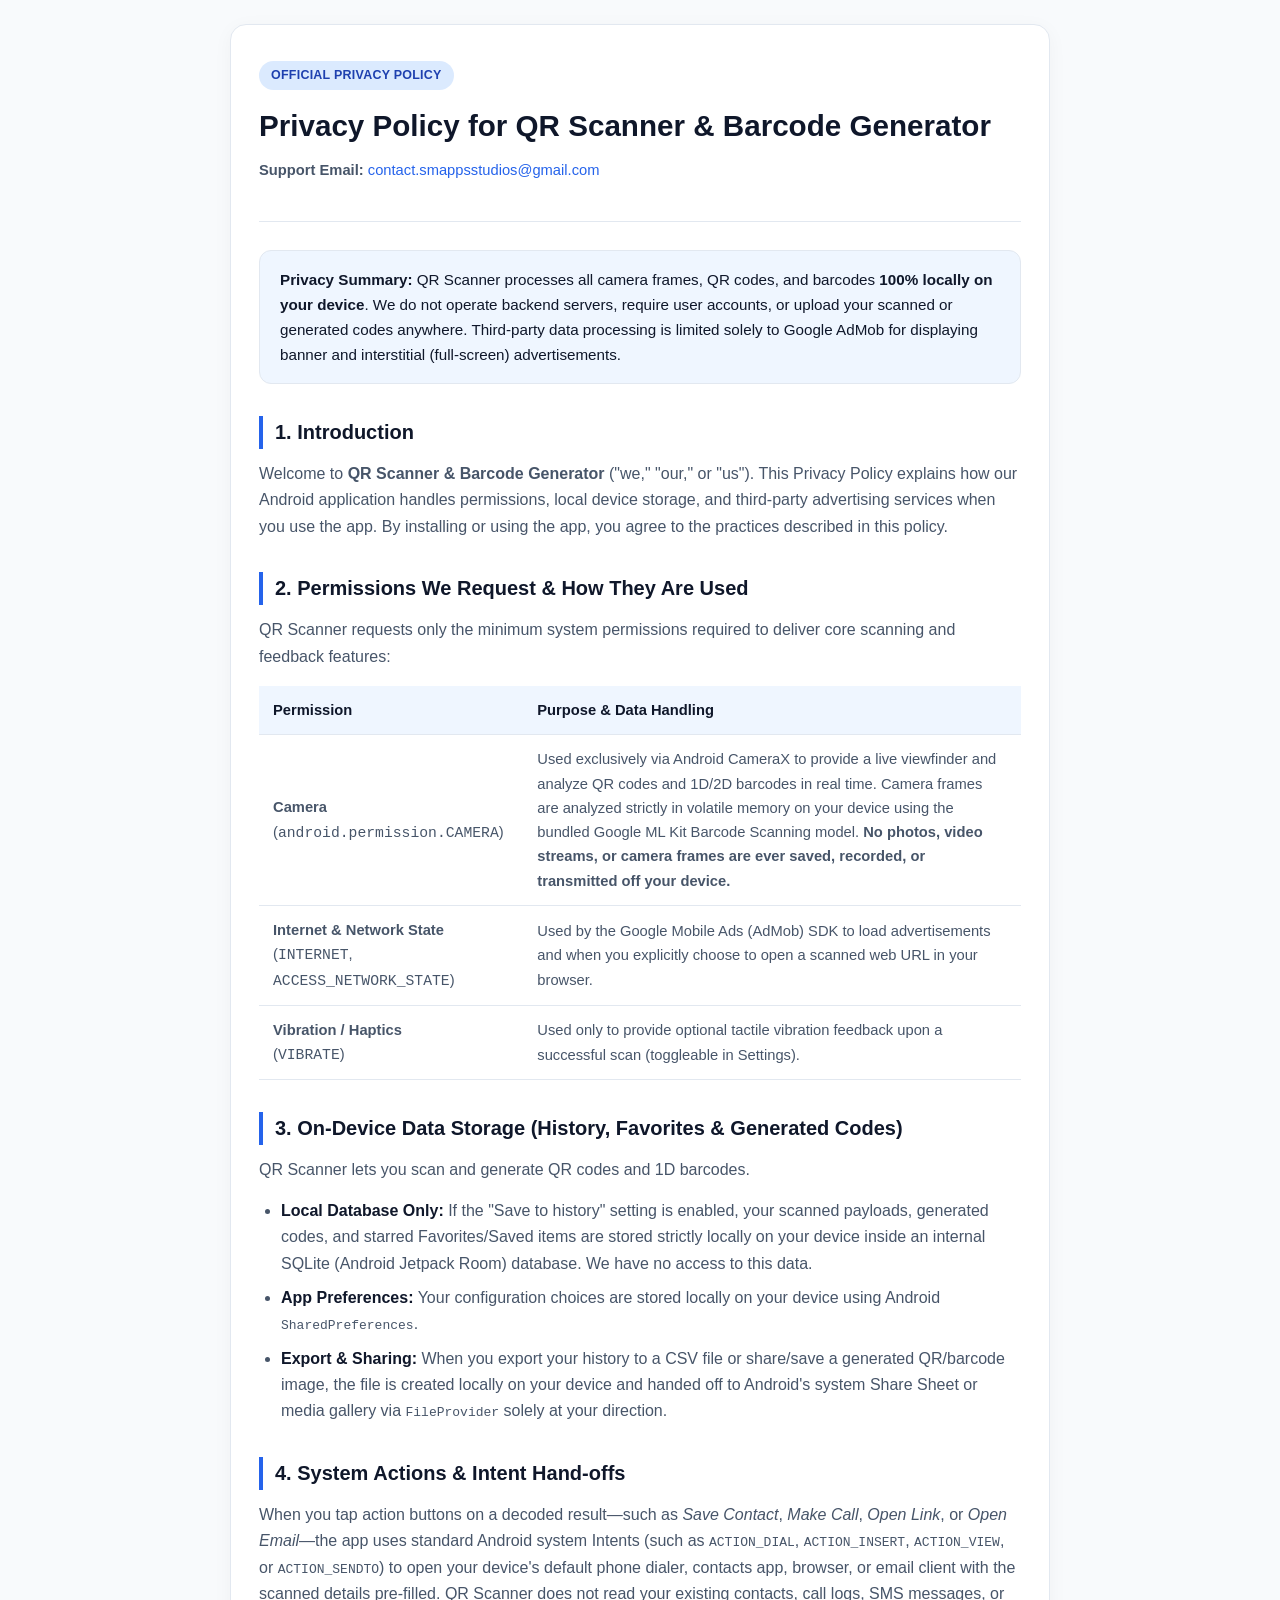
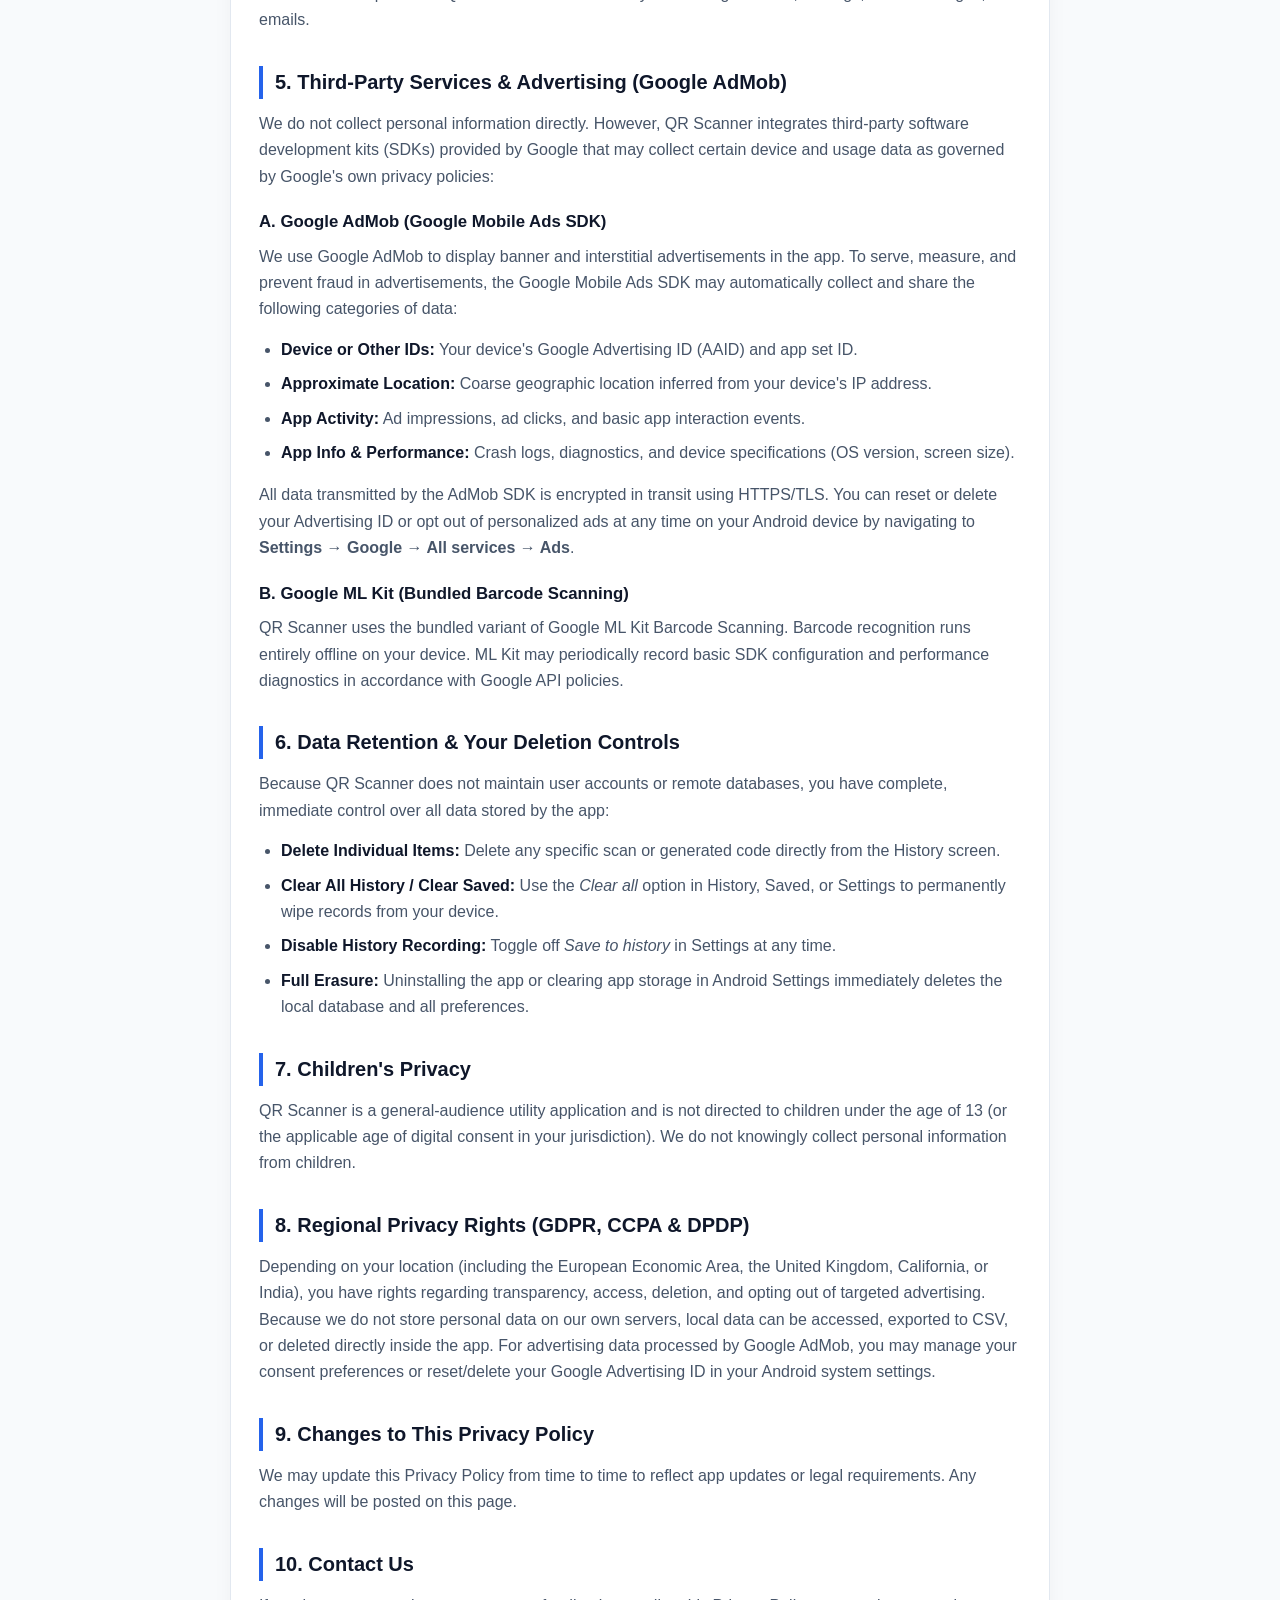
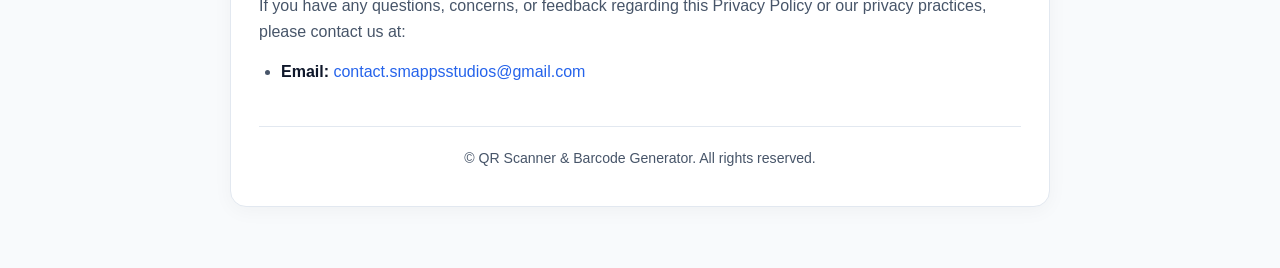
<file: privacy-policy.html>
<!DOCTYPE html>
<html lang="en">
<head>
  <meta charset="UTF-8" />
  <meta name="viewport" content="width=device-width, initial-scale=1.0" />
  <title>Privacy Policy — QR Scanner & Barcode Generator</title>
  <style>
    :root {
      --bg-color: #f8fafc;
      --card-bg: #ffffff;
      --text-primary: #0f172a;
      --text-secondary: #475569;
      --accent-color: #2563eb;
      --accent-bg: #eff6ff;
      --border-color: #e2e8f0;
      --badge-bg: #dbeafe;
      --badge-text: #1e40af;
    }

    @media (prefers-color-scheme: dark) {
      :root {
        --bg-color: #0b0f19;
        --card-bg: #111827;
        --text-primary: #f8fafc;
        --text-secondary: #94a3b8;
        --accent-color: #60a5fa;
        --accent-bg: #1e293b;
        --border-color: #1f2937;
        --badge-bg: #1e3a8a;
        --badge-text: #bfdbfe;
      }
    }

    * {
      box-sizing: border-box;
      margin: 0;
      padding: 0;
    }

    body {
      font-family: -apple-system, BlinkMacSystemFont, "Segoe UI", Roboto, Oxygen,
        Ubuntu, Cantarell, "Helvetica Neue", sans-serif;
      background-color: var(--bg-color);
      color: var(--text-primary);
      line-height: 1.65;
      padding: 24px 16px 64px;
    }

    .container {
      max-width: 820px;
      margin: 0 auto;
      background-color: var(--card-bg);
      border: 1px solid var(--border-color);
      border-radius: 16px;
      padding: 36px 28px;
      box-shadow: 0 4px 20px rgba(0, 0, 0, 0.04);
    }

    header {
      border-bottom: 1px solid var(--border-color);
      padding-bottom: 24px;
      margin-bottom: 28px;
    }

    .badge {
      display: inline-block;
      background-color: var(--badge-bg);
      color: var(--badge-text);
      font-size: 0.78rem;
      font-weight: 600;
      padding: 4px 12px;
      border-radius: 999px;
      margin-bottom: 12px;
      letter-spacing: 0.02em;
    }

    h1 {
      font-size: 1.85rem;
      font-weight: 700;
      margin-bottom: 8px;
    }

    .meta {
      color: var(--text-secondary);
      font-size: 0.92rem;
    }

    h2 {
      font-size: 1.25rem;
      font-weight: 600;
      margin-top: 32px;
      margin-bottom: 12px;
      color: var(--text-primary);
      border-left: 4px solid var(--accent-color);
      padding-left: 12px;
    }

    h3 {
      font-size: 1.05rem;
      font-weight: 600;
      margin-top: 18px;
      margin-bottom: 8px;
    }

    p {
      color: var(--text-secondary);
      margin-bottom: 14px;
    }

    ul {
      margin: 0 0 16px 22px;
      color: var(--text-secondary);
    }

    li {
      margin-bottom: 8px;
    }

    li strong {
      color: var(--text-primary);
    }

    .highlight-box {
      background-color: var(--accent-bg);
      border: 1px solid var(--border-color);
      border-radius: 12px;
      padding: 16px 20px;
      margin: 20px 0;
    }

    .highlight-box p {
      margin-bottom: 0;
      color: var(--text-primary);
      font-size: 0.95rem;
    }

    table {
      width: 100%;
      border-collapse: collapse;
      margin: 16px 0 24px;
      font-size: 0.92rem;
    }

    th, td {
      text-align: left;
      padding: 12px 14px;
      border-bottom: 1px solid var(--border-color);
    }

    th {
      color: var(--text-primary);
      font-weight: 600;
      background-color: var(--accent-bg);
    }

    td {
      color: var(--text-secondary);
    }

    a {
      color: var(--accent-color);
      text-decoration: none;
    }

    a:hover {
      text-decoration: underline;
    }

    footer {
      margin-top: 40px;
      padding-top: 20px;
      border-top: 1px solid var(--border-color);
      font-size: 0.88rem;
      color: var(--text-secondary);
      text-align: center;
    }

    @media (max-width: 600px) {
      .container {
        padding: 24px 18px;
      }
      h1 {
        font-size: 1.5rem;
      }
      table, thead, tbody, th, td, tr {
        display: block;
      }
      th {
        display: none;
      }
      td {
        padding: 8px 0;
        border: none;
      }
      tr {
        border-bottom: 1px solid var(--border-color);
        padding: 8px 0;
      }
    }
  </style>
</head>
<body>
  <main class="container">
    <header>
      <span class="badge">OFFICIAL PRIVACY POLICY</span>
      <h1>Privacy Policy for QR Scanner & Barcode Generator</h1>
      <p class="meta">
        <strong>Support Email:</strong> <a href="mailto:contact.smappsstudios@gmail.com">contact.smappsstudios@gmail.com</a>
      </p>
    </header>

    <div class="highlight-box">
      <p>
        <strong>Privacy Summary:</strong> QR Scanner processes all camera frames, QR codes, and barcodes
        <strong>100% locally on your device</strong>. We do not operate backend servers, require user accounts,
        or upload your scanned or generated codes anywhere. Third-party data processing is limited solely to
        Google AdMob for displaying banner and interstitial (full-screen) advertisements.
      </p>
    </div>

    <h2>1. Introduction</h2>
    <p>
      Welcome to <strong>QR Scanner & Barcode Generator</strong> ("we," "our," or "us"). This Privacy Policy explains how our Android
      application handles permissions, local device storage, and third-party advertising services when you use the app.
      By installing or using the app, you agree to the practices described in this policy.
    </p>

    <h2>2. Permissions We Request &amp; How They Are Used</h2>
    <p>
      QR Scanner requests only the minimum system permissions required to deliver core scanning and feedback features:
    </p>
    <table>
      <thead>
        <tr>
          <th>Permission</th>
          <th>Purpose &amp; Data Handling</th>
        </tr>
      </thead>
      <tbody>
        <tr>
          <td><strong>Camera</strong><br />(<code>android.permission.CAMERA</code>)</td>
          <td>
            Used exclusively via Android CameraX to provide a live viewfinder and analyze QR codes and 1D/2D barcodes
            in real time. Camera frames are analyzed strictly in volatile memory on your device using the bundled
            Google ML Kit Barcode Scanning model. <strong>No photos, video streams, or camera frames are ever saved,
            recorded, or transmitted off your device.</strong>
          </td>
        </tr>
        <tr>
          <td><strong>Internet &amp; Network State</strong><br />(<code>INTERNET</code>, <code>ACCESS_NETWORK_STATE</code>)</td>
          <td>
            Used by the Google Mobile Ads (AdMob) SDK to load advertisements and when you explicitly choose
            to open a scanned web URL in your browser.
          </td>
        </tr>
        <tr>
          <td><strong>Vibration / Haptics</strong><br />(<code>VIBRATE</code>)</td>
          <td>
            Used only to provide optional tactile vibration feedback upon a successful scan (toggleable in Settings).
          </td>
        </tr>
      </tbody>
    </table>

    <h2>3. On-Device Data Storage (History, Favorites &amp; Generated Codes)</h2>
    <p>
      QR Scanner lets you scan and generate QR codes and 1D barcodes.
    </p>
    <ul>
      <li>
        <strong>Local Database Only:</strong> If the "Save to history" setting is enabled, your scanned payloads,
        generated codes, and starred Favorites/Saved items are stored strictly locally on your device inside an
        internal SQLite (Android Jetpack Room) database. We have no access to this data.
      </li>
      <li>
        <strong>App Preferences:</strong> Your configuration choices are stored locally on your device using Android
        <code>SharedPreferences</code>.
      </li>
      <li>
        <strong>Export &amp; Sharing:</strong> When you export your history to a CSV file or share/save a generated
        QR/barcode image, the file is created locally on your device and handed off to Android's system Share Sheet
        or media gallery via <code>FileProvider</code> solely at your direction.
      </li>
    </ul>

    <h2>4. System Actions &amp; Intent Hand-offs</h2>
    <p>
      When you tap action buttons on a decoded result—such as <em>Save Contact</em>, <em>Make Call</em>,
      <em>Open Link</em>, or <em>Open Email</em>—the app uses standard Android system Intents
      (such as <code>ACTION_DIAL</code>, <code>ACTION_INSERT</code>, <code>ACTION_VIEW</code>, or
      <code>ACTION_SENDTO</code>) to open your device's default phone dialer, contacts app, browser, or email client
      with the scanned details pre-filled. QR Scanner does not read your existing contacts, call logs, SMS messages,
      or emails.
    </p>

    <h2>5. Third-Party Services &amp; Advertising (Google AdMob)</h2>
    <p>
      We do not collect personal information directly. However, QR Scanner integrates third-party software development
      kits (SDKs) provided by Google that may collect certain device and usage data as governed by Google's own privacy
      policies:
    </p>
    <h3>A. Google AdMob (Google Mobile Ads SDK)</h3>
    <p>
      We use Google AdMob to display banner and interstitial advertisements in the app. To serve, measure, and prevent fraud in
      advertisements, the Google Mobile Ads SDK may automatically collect and share the following categories of data:
    </p>
    <ul>
      <li><strong>Device or Other IDs:</strong> Your device's Google Advertising ID (AAID) and app set ID.</li>
      <li><strong>Approximate Location:</strong> Coarse geographic location inferred from your device's IP address.</li>
      <li><strong>App Activity:</strong> Ad impressions, ad clicks, and basic app interaction events.</li>
      <li><strong>App Info &amp; Performance:</strong> Crash logs, diagnostics, and device specifications (OS version, screen size).</li>
    </ul>
    <p>
      All data transmitted by the AdMob SDK is encrypted in transit using HTTPS/TLS. You can reset or delete your
      Advertising ID or opt out of personalized ads at any time on your Android device by navigating to
      <strong>Settings &rarr; Google &rarr; All services &rarr; Ads</strong>.
    </p>

    <h3>B. Google ML Kit (Bundled Barcode Scanning)</h3>
    <p>
      QR Scanner uses the bundled variant of Google ML Kit Barcode Scanning. Barcode recognition runs entirely offline
      on your device. ML Kit may periodically record basic SDK configuration and performance diagnostics in accordance
      with Google API policies.
    </p>

    <h2>6. Data Retention &amp; Your Deletion Controls</h2>
    <p>
      Because QR Scanner does not maintain user accounts or remote databases, you have complete, immediate control
      over all data stored by the app:
    </p>
    <ul>
      <li><strong>Delete Individual Items:</strong> Delete any specific scan or generated code directly from the History screen.</li>
      <li><strong>Clear All History / Clear Saved:</strong> Use the <em>Clear all</em> option in History, Saved, or Settings to permanently wipe records from your device.</li>
      <li><strong>Disable History Recording:</strong> Toggle off <em>Save to history</em> in Settings at any time.</li>
      <li><strong>Full Erasure:</strong> Uninstalling the app or clearing app storage in Android Settings immediately deletes the local database and all preferences.</li>
    </ul>

    <h2>7. Children's Privacy</h2>
    <p>
      QR Scanner is a general-audience utility application and is not directed to children under the age of 13 (or the
      applicable age of digital consent in your jurisdiction). We do not knowingly collect personal information from
      children.
    </p>

    <h2>8. Regional Privacy Rights (GDPR, CCPA &amp; DPDP)</h2>
    <p>
      Depending on your location (including the European Economic Area, the United Kingdom, California, or India), you
      have rights regarding transparency, access, deletion, and opting out of targeted advertising. Because we do not
      store personal data on our own servers, local data can be accessed, exported to CSV, or deleted directly inside
      the app. For advertising data processed by Google AdMob, you may manage your consent preferences or reset/delete
      your Google Advertising ID in your Android system settings.
    </p>

    <h2>9. Changes to This Privacy Policy</h2>
    <p>
      We may update this Privacy Policy from time to time to reflect app updates or legal requirements. Any changes
      will be posted on this page.
    </p>

    <h2>10. Contact Us</h2>
    <p>
      If you have any questions, concerns, or feedback regarding this Privacy Policy or our privacy practices, please
      contact us at:
    </p>
    <ul>
      <li><strong>Email:</strong> <a href="mailto:contact.smappsstudios@gmail.com">contact.smappsstudios@gmail.com</a></li>
    </ul>

    <footer>
      &copy; QR Scanner &amp; Barcode Generator. All rights reserved.
    </footer>
  </main>
</body>
</html>
</file>
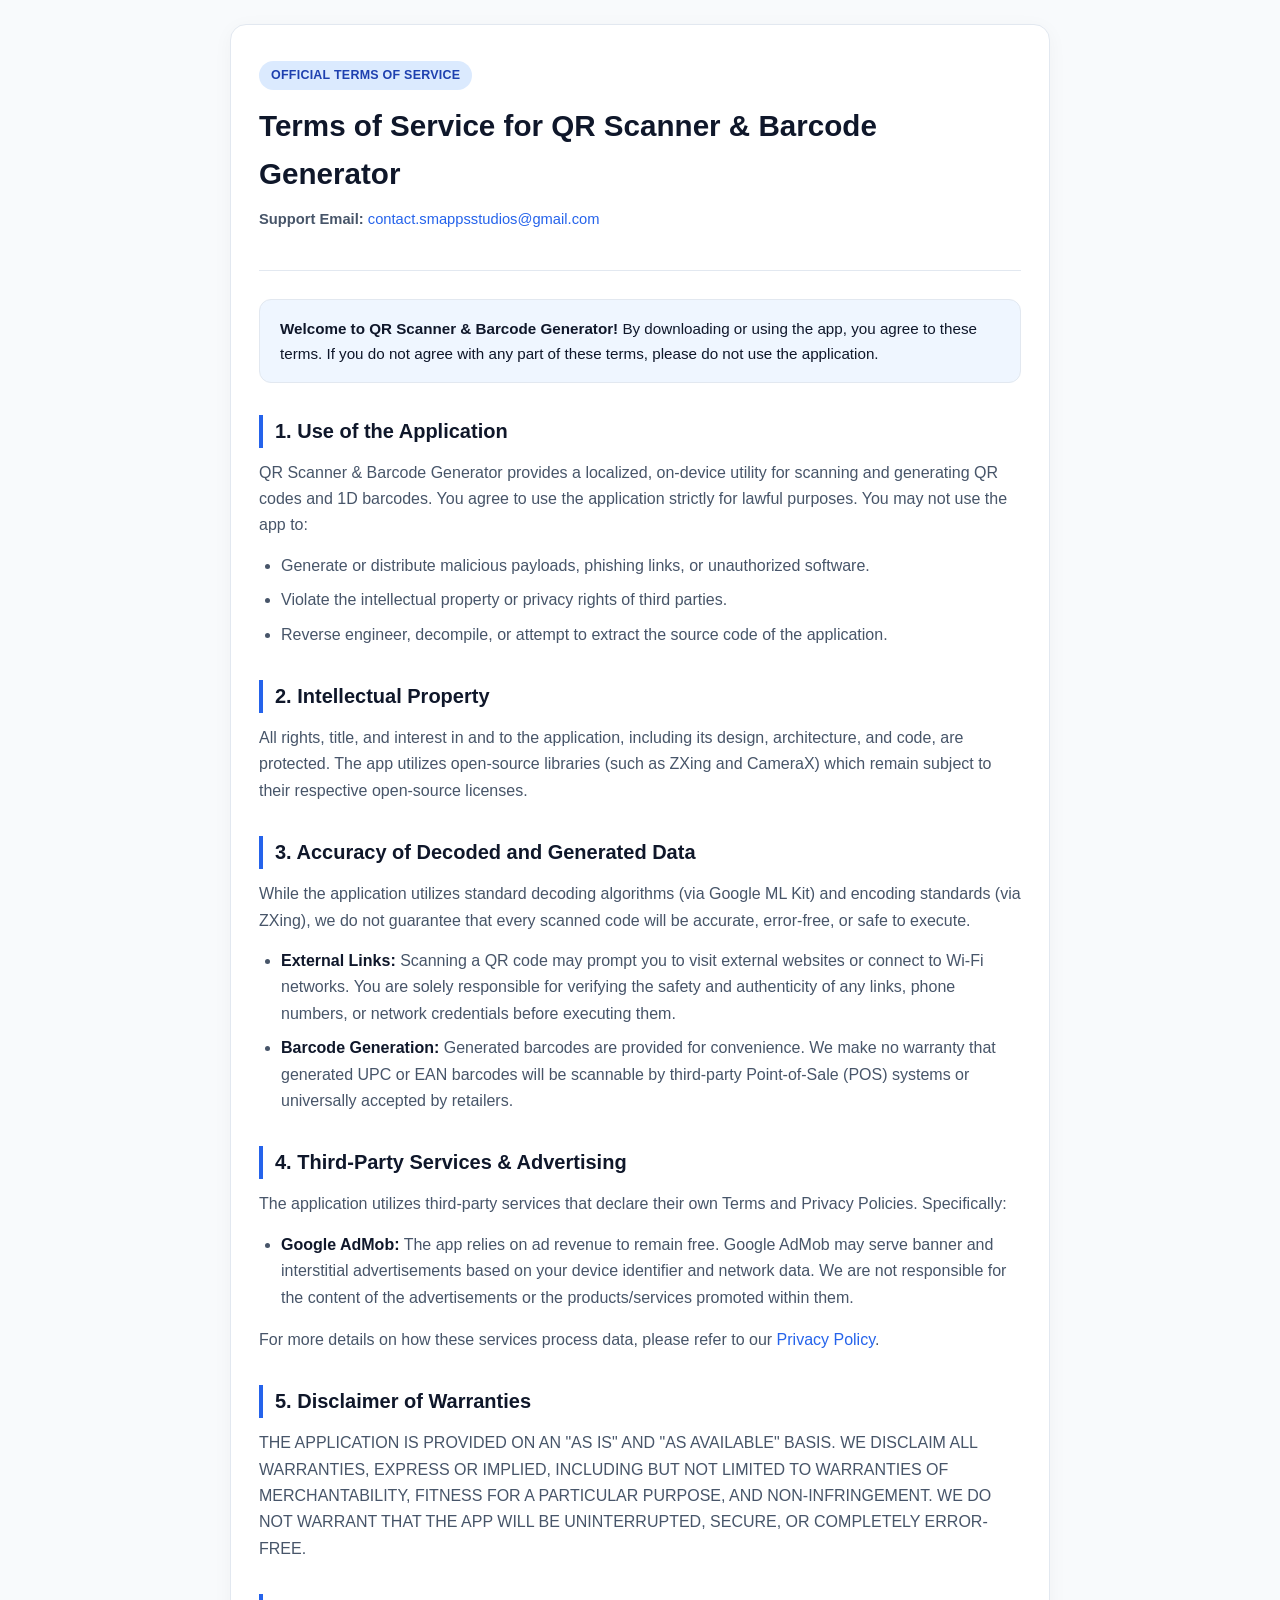
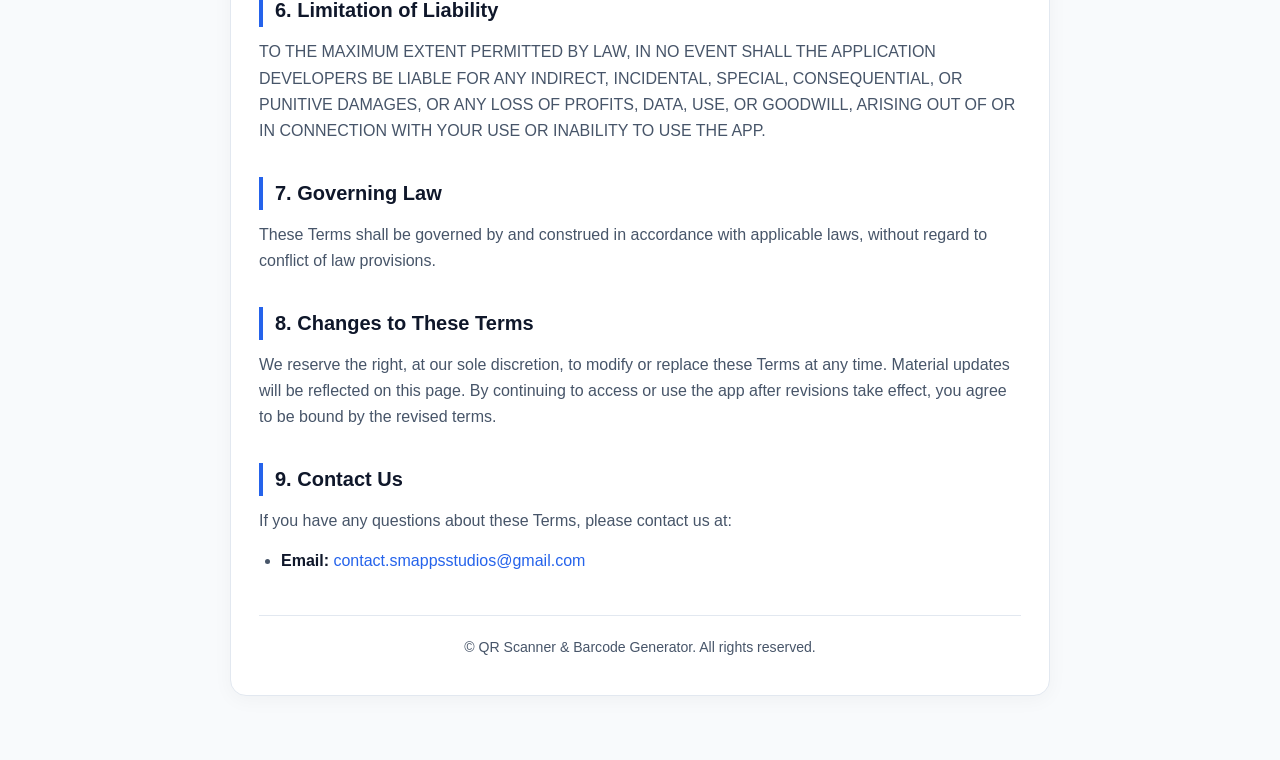
<file: terms-of-service.html>
<!DOCTYPE html>
<html lang="en">
<head>
  <meta charset="UTF-8" />
  <meta name="viewport" content="width=device-width, initial-scale=1.0" />
  <title>Terms of Service — QR Scanner & Barcode Generator</title>
  <style>
    :root {
      --bg-color: #f8fafc;
      --card-bg: #ffffff;
      --text-primary: #0f172a;
      --text-secondary: #475569;
      --accent-color: #2563eb;
      --accent-bg: #eff6ff;
      --border-color: #e2e8f0;
      --badge-bg: #dbeafe;
      --badge-text: #1e40af;
    }

    @media (prefers-color-scheme: dark) {
      :root {
        --bg-color: #0b0f19;
        --card-bg: #111827;
        --text-primary: #f8fafc;
        --text-secondary: #94a3b8;
        --accent-color: #60a5fa;
        --accent-bg: #1e293b;
        --border-color: #1f2937;
        --badge-bg: #1e3a8a;
        --badge-text: #bfdbfe;
      }
    }

    * {
      box-sizing: border-box;
      margin: 0;
      padding: 0;
    }

    body {
      font-family: -apple-system, BlinkMacSystemFont, "Segoe UI", Roboto, Oxygen,
        Ubuntu, Cantarell, "Helvetica Neue", sans-serif;
      background-color: var(--bg-color);
      color: var(--text-primary);
      line-height: 1.65;
      padding: 24px 16px 64px;
    }

    .container {
      max-width: 820px;
      margin: 0 auto;
      background-color: var(--card-bg);
      border: 1px solid var(--border-color);
      border-radius: 16px;
      padding: 36px 28px;
      box-shadow: 0 4px 20px rgba(0, 0, 0, 0.04);
    }

    header {
      border-bottom: 1px solid var(--border-color);
      padding-bottom: 24px;
      margin-bottom: 28px;
    }

    .badge {
      display: inline-block;
      background-color: var(--badge-bg);
      color: var(--badge-text);
      font-size: 0.78rem;
      font-weight: 600;
      padding: 4px 12px;
      border-radius: 999px;
      margin-bottom: 12px;
      letter-spacing: 0.02em;
    }

    h1 {
      font-size: 1.85rem;
      font-weight: 700;
      margin-bottom: 8px;
    }

    .meta {
      color: var(--text-secondary);
      font-size: 0.92rem;
    }

    h2 {
      font-size: 1.25rem;
      font-weight: 600;
      margin-top: 32px;
      margin-bottom: 12px;
      color: var(--text-primary);
      border-left: 4px solid var(--accent-color);
      padding-left: 12px;
    }

    h3 {
      font-size: 1.05rem;
      font-weight: 600;
      margin-top: 18px;
      margin-bottom: 8px;
    }

    p {
      color: var(--text-secondary);
      margin-bottom: 14px;
    }

    ul {
      margin: 0 0 16px 22px;
      color: var(--text-secondary);
    }

    li {
      margin-bottom: 8px;
    }

    li strong {
      color: var(--text-primary);
    }

    .highlight-box {
      background-color: var(--accent-bg);
      border: 1px solid var(--border-color);
      border-radius: 12px;
      padding: 16px 20px;
      margin: 20px 0;
    }

    .highlight-box p {
      margin-bottom: 0;
      color: var(--text-primary);
      font-size: 0.95rem;
    }

    a {
      color: var(--accent-color);
      text-decoration: none;
    }

    a:hover {
      text-decoration: underline;
    }

    footer {
      margin-top: 40px;
      padding-top: 20px;
      border-top: 1px solid var(--border-color);
      font-size: 0.88rem;
      color: var(--text-secondary);
      text-align: center;
    }

    @media (max-width: 600px) {
      .container {
        padding: 24px 18px;
      }
      h1 {
        font-size: 1.5rem;
      }
    }
  </style>
</head>
<body>
  <main class="container">
    <header>
      <span class="badge">OFFICIAL TERMS OF SERVICE</span>
      <h1>Terms of Service for QR Scanner &amp; Barcode Generator</h1>
      <p class="meta">
        <strong>Support Email:</strong> <a href="mailto:contact.smappsstudios@gmail.com">contact.smappsstudios@gmail.com</a>
      </p>
    </header>

    <div class="highlight-box">
      <p>
        <strong>Welcome to QR Scanner &amp; Barcode Generator!</strong> By downloading or using the app, you agree to these terms. If you do not agree with any part of these terms, please do not use the application.
      </p>
    </div>

    <h2>1. Use of the Application</h2>
    <p>
      QR Scanner &amp; Barcode Generator provides a localized, on-device utility for scanning and generating QR codes and 1D barcodes. You agree to use the application strictly for lawful purposes. You may not use the app to:
    </p>
    <ul>
      <li>Generate or distribute malicious payloads, phishing links, or unauthorized software.</li>
      <li>Violate the intellectual property or privacy rights of third parties.</li>
      <li>Reverse engineer, decompile, or attempt to extract the source code of the application.</li>
    </ul>

    <h2>2. Intellectual Property</h2>
    <p>
      All rights, title, and interest in and to the application, including its design, architecture, and code, are protected. The app utilizes open-source libraries (such as ZXing and CameraX) which remain subject to their respective open-source licenses.
    </p>

    <h2>3. Accuracy of Decoded and Generated Data</h2>
    <p>
      While the application utilizes standard decoding algorithms (via Google ML Kit) and encoding standards (via ZXing), we do not guarantee that every scanned code will be accurate, error-free, or safe to execute.
    </p>
    <ul>
      <li><strong>External Links:</strong> Scanning a QR code may prompt you to visit external websites or connect to Wi-Fi networks. You are solely responsible for verifying the safety and authenticity of any links, phone numbers, or network credentials before executing them.</li>
      <li><strong>Barcode Generation:</strong> Generated barcodes are provided for convenience. We make no warranty that generated UPC or EAN barcodes will be scannable by third-party Point-of-Sale (POS) systems or universally accepted by retailers.</li>
    </ul>

    <h2>4. Third-Party Services &amp; Advertising</h2>
    <p>
      The application utilizes third-party services that declare their own Terms and Privacy Policies. Specifically:
    </p>
    <ul>
      <li><strong>Google AdMob:</strong> The app relies on ad revenue to remain free. Google AdMob may serve banner and interstitial advertisements based on your device identifier and network data. We are not responsible for the content of the advertisements or the products/services promoted within them.</li>
    </ul>
    <p>
      For more details on how these services process data, please refer to our <a href="./privacy-policy.html">Privacy Policy</a>.
    </p>

    <h2>5. Disclaimer of Warranties</h2>
    <p>
      THE APPLICATION IS PROVIDED ON AN "AS IS" AND "AS AVAILABLE" BASIS. WE DISCLAIM ALL WARRANTIES, EXPRESS OR IMPLIED, INCLUDING BUT NOT LIMITED TO WARRANTIES OF MERCHANTABILITY, FITNESS FOR A PARTICULAR PURPOSE, AND NON-INFRINGEMENT. WE DO NOT WARRANT THAT THE APP WILL BE UNINTERRUPTED, SECURE, OR COMPLETELY ERROR-FREE.
    </p>

    <h2>6. Limitation of Liability</h2>
    <p>
      TO THE MAXIMUM EXTENT PERMITTED BY LAW, IN NO EVENT SHALL THE APPLICATION DEVELOPERS BE LIABLE FOR ANY INDIRECT, INCIDENTAL, SPECIAL, CONSEQUENTIAL, OR PUNITIVE DAMAGES, OR ANY LOSS OF PROFITS, DATA, USE, OR GOODWILL, ARISING OUT OF OR IN CONNECTION WITH YOUR USE OR INABILITY TO USE THE APP.
    </p>

    <h2>7. Governing Law</h2>
    <p>
      These Terms shall be governed by and construed in accordance with applicable laws, without regard to conflict of law provisions.
    </p>

    <h2>8. Changes to These Terms</h2>
    <p>
      We reserve the right, at our sole discretion, to modify or replace these Terms at any time. Material updates will be reflected on this page. By continuing to access or use the app after revisions take effect, you agree to be bound by the revised terms.
    </p>

    <h2>9. Contact Us</h2>
    <p>
      If you have any questions about these Terms, please contact us at:
    </p>
    <ul>
      <li><strong>Email:</strong> <a href="mailto:contact.smappsstudios@gmail.com">contact.smappsstudios@gmail.com</a></li>
    </ul>

    <footer>
      &copy; QR Scanner &amp; Barcode Generator. All rights reserved.
    </footer>
  </main>
</body>
</html>
</file>
<file: assets/index-BNRa9k1G.css>
/*! tailwindcss v4.3.3 | MIT License | https://tailwindcss.com */
@layer properties{@supports (((-webkit-hyphens:none)) and (not (margin-trim:inline))) or ((-moz-orient:inline) and (not (color:rgb(from red r g b)))){*,:before,:after,::backdrop{--tw-translate-x:0;--tw-translate-y:0;--tw-translate-z:0;--tw-rotate-x:initial;--tw-rotate-y:initial;--tw-rotate-z:initial;--tw-skew-x:initial;--tw-skew-y:initial;--tw-space-y-reverse:0;--tw-border-style:solid;--tw-leading:initial;--tw-font-weight:initial;--tw-tracking:initial;--tw-shadow:0 0 #0000;--tw-shadow-color:initial;--tw-shadow-alpha:100%;--tw-inset-shadow:0 0 #0000;--tw-inset-shadow-color:initial;--tw-inset-shadow-alpha:100%;--tw-ring-color:initial;--tw-ring-shadow:0 0 #0000;--tw-inset-ring-color:initial;--tw-inset-ring-shadow:0 0 #0000;--tw-ring-inset:initial;--tw-ring-offset-width:0px;--tw-ring-offset-color:#fff;--tw-ring-offset-shadow:0 0 #0000;--tw-blur:initial;--tw-brightness:initial;--tw-contrast:initial;--tw-grayscale:initial;--tw-hue-rotate:initial;--tw-invert:initial;--tw-opacity:initial;--tw-saturate:initial;--tw-sepia:initial;--tw-drop-shadow:initial;--tw-drop-shadow-color:initial;--tw-drop-shadow-alpha:100%;--tw-drop-shadow-size:initial;--tw-backdrop-blur:initial;--tw-backdrop-brightness:initial;--tw-backdrop-contrast:initial;--tw-backdrop-grayscale:initial;--tw-backdrop-hue-rotate:initial;--tw-backdrop-invert:initial;--tw-backdrop-opacity:initial;--tw-backdrop-saturate:initial;--tw-backdrop-sepia:initial;--tw-duration:initial}}}@layer theme{:root,:host{--font-sans:"Instrument Sans", "Segoe UI", sans-serif;--font-mono:ui-monospace, SFMono-Regular, Menlo, Monaco, Consolas, "Liberation Mono", "Courier New", monospace;--color-white:#fff;--spacing:.25rem;--container-xs:20rem;--container-sm:24rem;--container-xl:36rem;--container-2xl:42rem;--container-6xl:72rem;--text-xs:.75rem;--text-xs--line-height:calc(1 / .75);--text-sm:.875rem;--text-sm--line-height:calc(1.25 / .875);--text-base:1rem;--text-base--line-height:calc(1.5 / 1);--text-lg:1.125rem;--text-lg--line-height:calc(1.75 / 1.125);--text-xl:1.25rem;--text-xl--line-height:calc(1.75 / 1.25);--text-2xl:1.5rem;--text-2xl--line-height:calc(2 / 1.5);--text-3xl:1.875rem;--text-3xl--line-height:calc(2.25 / 1.875);--text-4xl:2.25rem;--text-4xl--line-height:calc(2.5 / 2.25);--text-5xl:3rem;--text-5xl--line-height:1;--font-weight-medium:500;--font-weight-semibold:600;--font-weight-bold:700;--font-weight-extrabold:800;--tracking-tight:-.025em;--tracking-wide:.025em;--tracking-widest:.1em;--leading-tight:1.25;--leading-relaxed:1.625;--radius-md:.375rem;--radius-lg:.5rem;--radius-xl:.75rem;--radius-2xl:1rem;--radius-3xl:1.5rem;--blur-md:12px;--blur-3xl:64px;--default-transition-duration:.15s;--default-transition-timing-function:cubic-bezier(.4, 0, .2, 1);--default-font-family:"Instrument Sans", "Segoe UI", sans-serif;--default-mono-font-family:var(--font-mono)}}@layer base{*,:after,:before,::backdrop{box-sizing:border-box;border:0 solid;margin:0;padding:0}::file-selector-button{box-sizing:border-box;border:0 solid;margin:0;padding:0}html,:host{-webkit-text-size-adjust:100%;tab-size:4;line-height:1.5;font-family:var(--default-font-family,-apple-system, BlinkMacSystemFont, "Segoe UI", Roboto, "Helvetica Neue", "Noto Sans", Arial, sans-serif, "Apple Color Emoji", "Segoe UI Emoji", "Segoe UI Symbol", "Noto Color Emoji");font-feature-settings:var(--default-font-feature-settings,normal);font-variation-settings:var(--default-font-variation-settings,normal);-webkit-tap-highlight-color:transparent}hr{height:0;color:inherit;border-top-width:1px}abbr:where([title]){-webkit-text-decoration:underline dotted;text-decoration:underline dotted}h1,h2,h3,h4,h5,h6{font-size:inherit;font-weight:inherit}a{color:inherit;-webkit-text-decoration:inherit;-webkit-text-decoration:inherit;-webkit-text-decoration:inherit;-webkit-text-decoration:inherit;text-decoration:inherit}b,strong{font-weight:bolder}code,kbd,samp,pre{font-family:var(--default-mono-font-family,ui-monospace, SFMono-Regular, Menlo, Monaco, Consolas, "Liberation Mono", "Courier New", monospace);font-feature-settings:var(--default-mono-font-feature-settings,normal);font-variation-settings:var(--default-mono-font-variation-settings,normal);font-size:1em}small{font-size:80%}sub,sup{vertical-align:baseline;font-size:75%;line-height:0;position:relative}sub{bottom:-.25em}sup{top:-.5em}table{text-indent:0;border-color:inherit;border-collapse:collapse}:-moz-focusring:where(:not(iframe)){outline:auto}progress{vertical-align:baseline}summary{display:list-item}ol,ul,menu{list-style:none}img,svg,video,canvas,audio,iframe,embed,object{vertical-align:middle;display:block}img,video{max-width:100%;height:auto}button,input,select,optgroup,textarea{font:inherit;font-feature-settings:inherit;font-variation-settings:inherit;letter-spacing:inherit;color:inherit;opacity:1;background-color:#0000;border-radius:0}::file-selector-button{font:inherit;font-feature-settings:inherit;font-variation-settings:inherit;letter-spacing:inherit;color:inherit;opacity:1;background-color:#0000;border-radius:0}:where(select:is([multiple],[size])) optgroup{font-weight:bolder}:where(select:is([multiple],[size])) optgroup option{padding-inline-start:20px}::file-selector-button{margin-inline-end:4px}::placeholder{opacity:1}@supports (not ((-webkit-appearance:-apple-pay-button))) or (contain-intrinsic-size:1px){::placeholder{color:currentColor}@supports (color:color-mix(in lab, red, red)){::placeholder{color:color-mix(in oklab, currentcolor 50%, transparent)}}}textarea{resize:vertical}::-webkit-search-decoration{-webkit-appearance:none}::-webkit-date-and-time-value{min-height:1lh;text-align:inherit}::-webkit-datetime-edit{display:inline-flex}::-webkit-datetime-edit-fields-wrapper{padding:0}::-webkit-datetime-edit{padding-block:0}::-webkit-datetime-edit-year-field{padding-block:0}::-webkit-datetime-edit-month-field{padding-block:0}::-webkit-datetime-edit-day-field{padding-block:0}::-webkit-datetime-edit-hour-field{padding-block:0}::-webkit-datetime-edit-minute-field{padding-block:0}::-webkit-datetime-edit-second-field{padding-block:0}::-webkit-datetime-edit-millisecond-field{padding-block:0}::-webkit-datetime-edit-meridiem-field{padding-block:0}::-webkit-calendar-picker-indicator{line-height:1}:-moz-ui-invalid{box-shadow:none}button,input:where([type=button],[type=reset],[type=submit]){appearance:button}::file-selector-button{appearance:button}::-webkit-inner-spin-button{height:auto}::-webkit-outer-spin-button{height:auto}[hidden]:where(:not([hidden=until-found])){display:none!important}}@layer components;@layer utilities{.pointer-events-none{pointer-events:none}.sr-only{clip-path:inset(50%);white-space:nowrap;border-width:0;width:1px;height:1px;margin:-1px;padding:0;position:absolute;overflow:hidden}.absolute{position:absolute}.relative{position:relative}.static{position:static}.sticky{position:sticky}.inset-0{inset:0}.-top-24{top:calc(var(--spacing) * -24)}.-top-32{top:calc(var(--spacing) * -32)}.top-0{top:0}.top-2{top:calc(var(--spacing) * 2)}.top-7{top:calc(var(--spacing) * 7)}.top-16{top:calc(var(--spacing) * 16)}.-right-1\.5{right:calc(var(--spacing) * -1.5)}.-right-8{right:calc(var(--spacing) * -8)}.right-\[-10\%\]{right:-10%}.right-\[16\%\]{right:16%}.-bottom-1\.5{bottom:calc(var(--spacing) * -1.5)}.bottom-20{bottom:calc(var(--spacing) * 20)}.-left-10{left:calc(var(--spacing) * -10)}.left-0{left:0}.left-1\/2{left:50%}.left-\[16\%\]{left:16%}.z-10{z-index:10}.z-40{z-index:40}.mx-auto{margin-inline:auto}.mt-2{margin-top:calc(var(--spacing) * 2)}.mt-3{margin-top:calc(var(--spacing) * 3)}.mt-4{margin-top:calc(var(--spacing) * 4)}.mt-5{margin-top:calc(var(--spacing) * 5)}.mt-7{margin-top:calc(var(--spacing) * 7)}.mt-8{margin-top:calc(var(--spacing) * 8)}.mt-9{margin-top:calc(var(--spacing) * 9)}.mt-12{margin-top:calc(var(--spacing) * 12)}.mb-4{margin-bottom:calc(var(--spacing) * 4)}.mb-5{margin-bottom:calc(var(--spacing) * 5)}.mb-8{margin-bottom:calc(var(--spacing) * 8)}.mb-12{margin-bottom:calc(var(--spacing) * 12)}.mb-14{margin-bottom:calc(var(--spacing) * 14)}.block{display:block}.flex{display:flex}.grid{display:grid}.hidden{display:none}.inline-block{display:inline-block}.inline-flex{display:inline-flex}.h-0\.5{height:calc(var(--spacing) * .5)}.h-1\.5{height:calc(var(--spacing) * 1.5)}.h-2{height:calc(var(--spacing) * 2)}.h-5{height:calc(var(--spacing) * 5)}.h-7{height:calc(var(--spacing) * 7)}.h-8{height:calc(var(--spacing) * 8)}.h-9{height:calc(var(--spacing) * 9)}.h-10{height:calc(var(--spacing) * 10)}.h-11{height:calc(var(--spacing) * 11)}.h-12{height:calc(var(--spacing) * 12)}.h-14{height:calc(var(--spacing) * 14)}.h-16{height:calc(var(--spacing) * 16)}.h-72{height:calc(var(--spacing) * 72)}.h-\[480px\]{height:480px}.h-full{height:100%}.h-px{height:1px}.min-h-screen{min-height:100vh}.w-1\.5{width:calc(var(--spacing) * 1.5)}.w-3{width:calc(var(--spacing) * 3)}.w-5{width:calc(var(--spacing) * 5)}.w-7{width:calc(var(--spacing) * 7)}.w-8{width:calc(var(--spacing) * 8)}.w-9{width:calc(var(--spacing) * 9)}.w-10{width:calc(var(--spacing) * 10)}.w-11{width:calc(var(--spacing) * 11)}.w-12{width:calc(var(--spacing) * 12)}.w-14{width:calc(var(--spacing) * 14)}.w-24{width:calc(var(--spacing) * 24)}.w-130{width:calc(var(--spacing) * 130)}.w-\[270px\]{width:270px}.w-\[480px\]{width:480px}.w-auto{width:auto}.w-fit{width:fit-content}.w-full{width:100%}.max-w-2xl{max-width:var(--container-2xl)}.max-w-6xl{max-width:var(--container-6xl)}.max-w-sm{max-width:var(--container-sm)}.max-w-xl{max-width:var(--container-xl)}.max-w-xs{max-width:var(--container-xs)}.flex-1{flex:1}.shrink-0{flex-shrink:0}.-translate-x-1\/2{--tw-translate-x:calc(calc(1 / 2 * 100%) * -1);translate:var(--tw-translate-x) var(--tw-translate-y)}.transform{transform:var(--tw-rotate-x,) var(--tw-rotate-y,) var(--tw-rotate-z,) var(--tw-skew-x,) var(--tw-skew-y,)}.scroll-mt-20{scroll-margin-top:calc(var(--spacing) * 20)}.flex-wrap{flex-wrap:wrap}.place-items-center{place-items:center}.items-center{align-items:center}.justify-between{justify-content:space-between}.justify-center{justify-content:center}.gap-1{gap:var(--spacing)}.gap-1\.5{gap:calc(var(--spacing) * 1.5)}.gap-2{gap:calc(var(--spacing) * 2)}.gap-2\.5{gap:calc(var(--spacing) * 2.5)}.gap-4{gap:calc(var(--spacing) * 4)}.gap-5{gap:calc(var(--spacing) * 5)}.gap-7{gap:calc(var(--spacing) * 7)}.gap-8{gap:calc(var(--spacing) * 8)}.gap-10{gap:calc(var(--spacing) * 10)}.gap-14{gap:calc(var(--spacing) * 14)}:where(.space-y-2\.5>:not(:last-child)){--tw-space-y-reverse:0;margin-block-start:calc(calc(var(--spacing) * 2.5) * var(--tw-space-y-reverse));margin-block-end:calc(calc(var(--spacing) * 2.5) * calc(1 - var(--tw-space-y-reverse)))}.truncate{text-overflow:ellipsis;white-space:nowrap;overflow:hidden}.overflow-hidden{overflow:hidden}.rounded-2xl{border-radius:var(--radius-2xl)}.rounded-3xl{border-radius:var(--radius-3xl)}.rounded-\[2\.4rem\]{border-radius:2.4rem}.rounded-\[2px\]{border-radius:2px}.rounded-\[3rem\]{border-radius:3rem}.rounded-full{border-radius:2147483647px}.rounded-lg{border-radius:var(--radius-lg)}.rounded-md{border-radius:var(--radius-md)}.rounded-xl{border-radius:var(--radius-xl)}.border{border-style:var(--tw-border-style);border-width:1px}.border-y{border-block-style:var(--tw-border-style);border-block-width:1px}.border-t{border-top-style:var(--tw-border-style);border-top-width:1px}.border-b{border-bottom-style:var(--tw-border-style);border-bottom-width:1px}.border-current{border-color:currentColor}.border-line{border-color:var(--line)}.bg-\[\#0a1024\]{background-color:#0a1024}.bg-\[\#0d1224\]{background-color:#0d1224}.bg-accent{background-color:var(--accent)}.bg-accent-soft{background-color:var(--accent-soft)}.bg-bg,.bg-bg\/85{background-color:var(--bg)}@supports (color:color-mix(in lab, red, red)){.bg-bg\/85{background-color:color-mix(in oklab, var(--bg) 85%, transparent)}}.bg-current{background-color:currentColor}.bg-line{background-color:var(--line)}.bg-surface{background-color:var(--surface)}.bg-surface-2{background-color:var(--surface-2)}.bg-white{background-color:var(--color-white)}.p-1{padding:var(--spacing)}.p-2\.5{padding:calc(var(--spacing) * 2.5)}.p-3{padding:calc(var(--spacing) * 3)}.p-4{padding:calc(var(--spacing) * 4)}.p-7{padding:calc(var(--spacing) * 7)}.px-2{padding-inline:calc(var(--spacing) * 2)}.px-2\.5{padding-inline:calc(var(--spacing) * 2.5)}.px-4{padding-inline:calc(var(--spacing) * 4)}.px-4\!{padding-inline:calc(var(--spacing) * 4)!important}.px-5{padding-inline:calc(var(--spacing) * 5)}.px-6{padding-inline:calc(var(--spacing) * 6)}.py-1{padding-block:var(--spacing)}.py-2\.5{padding-block:calc(var(--spacing) * 2.5)}.py-2\.5\!{padding-block:calc(var(--spacing) * 2.5)!important}.py-3{padding-block:calc(var(--spacing) * 3)}.py-10{padding-block:calc(var(--spacing) * 10)}.py-14{padding-block:calc(var(--spacing) * 14)}.py-16{padding-block:calc(var(--spacing) * 16)}.py-20{padding-block:calc(var(--spacing) * 20)}.py-24{padding-block:calc(var(--spacing) * 24)}.pt-3{padding-top:calc(var(--spacing) * 3)}.pt-6{padding-top:calc(var(--spacing) * 6)}.pt-8{padding-top:calc(var(--spacing) * 8)}.pt-16{padding-top:calc(var(--spacing) * 16)}.pb-1{padding-bottom:var(--spacing)}.pb-5{padding-bottom:calc(var(--spacing) * 5)}.pb-20{padding-bottom:calc(var(--spacing) * 20)}.text-center{text-align:center}.text-left{text-align:left}.font-display{font-family:Sora,Avenir Next,sans-serif}.text-2xl{font-size:var(--text-2xl);line-height:var(--tw-leading,var(--text-2xl--line-height))}.text-3xl{font-size:var(--text-3xl);line-height:var(--tw-leading,var(--text-3xl--line-height))}.text-4xl{font-size:var(--text-4xl);line-height:var(--tw-leading,var(--text-4xl--line-height))}.text-base{font-size:var(--text-base);line-height:var(--tw-leading,var(--text-base--line-height))}.text-lg{font-size:var(--text-lg);line-height:var(--tw-leading,var(--text-lg--line-height))}.text-sm{font-size:var(--text-sm);line-height:var(--tw-leading,var(--text-sm--line-height))}.text-xl{font-size:var(--text-xl);line-height:var(--tw-leading,var(--text-xl--line-height))}.text-xs{font-size:var(--text-xs);line-height:var(--tw-leading,var(--text-xs--line-height))}.text-\[10px\]{font-size:10px}.text-\[11px\]{font-size:11px}.leading-\[1\.08\]{--tw-leading:1.08;line-height:1.08}.leading-relaxed{--tw-leading:var(--leading-relaxed);line-height:var(--leading-relaxed)}.leading-tight{--tw-leading:var(--leading-tight);line-height:var(--leading-tight)}.font-bold{--tw-font-weight:var(--font-weight-bold);font-weight:var(--font-weight-bold)}.font-extrabold{--tw-font-weight:var(--font-weight-extrabold);font-weight:var(--font-weight-extrabold)}.font-medium{--tw-font-weight:var(--font-weight-medium);font-weight:var(--font-weight-medium)}.font-semibold{--tw-font-weight:var(--font-weight-semibold);font-weight:var(--font-weight-semibold)}.tracking-tight{--tw-tracking:var(--tracking-tight);letter-spacing:var(--tracking-tight)}.tracking-wide{--tw-tracking:var(--tracking-wide);letter-spacing:var(--tracking-wide)}.tracking-widest{--tw-tracking:var(--tracking-widest);letter-spacing:var(--tracking-widest)}.text-balance{text-wrap:balance}.text-\[\#5b6478\]{color:#5b6478}.text-\[\#eef2fc\]{color:#eef2fc}.text-accent{color:var(--accent)}.text-accent-ink{color:var(--accent-ink)}.text-ink{color:var(--ink)}.text-muted{color:var(--muted)}.text-white{color:var(--color-white)}.text-white\/50{color:#ffffff80}@supports (color:color-mix(in lab, red, red)){.text-white\/50{color:color-mix(in oklab, var(--color-white) 50%, transparent)}}.text-white\/70{color:#ffffffb3}@supports (color:color-mix(in lab, red, red)){.text-white\/70{color:color-mix(in oklab, var(--color-white) 70%, transparent)}}.uppercase{text-transform:uppercase}.opacity-25{opacity:.25}.opacity-30{opacity:.3}.opacity-40{opacity:.4}.opacity-80{opacity:.8}.shadow-\[0_50px_90px_-40px_rgba\(10\,108\,255\,0\.45\)\]{--tw-shadow:0 50px 90px -40px var(--tw-shadow-color,#0a6cff73);box-shadow:var(--tw-inset-shadow), var(--tw-inset-ring-shadow), var(--tw-ring-offset-shadow), var(--tw-ring-shadow), var(--tw-shadow)}.shadow-lg{--tw-shadow:0 10px 15px -3px var(--tw-shadow-color,#0000001a), 0 4px 6px -4px var(--tw-shadow-color,#0000001a);box-shadow:var(--tw-inset-shadow), var(--tw-inset-ring-shadow), var(--tw-ring-offset-shadow), var(--tw-ring-shadow), var(--tw-shadow)}.shadow-sm{--tw-shadow:0 1px 3px 0 var(--tw-shadow-color,#0000001a), 0 1px 2px -1px var(--tw-shadow-color,#0000001a);box-shadow:var(--tw-inset-shadow), var(--tw-inset-ring-shadow), var(--tw-ring-offset-shadow), var(--tw-ring-shadow), var(--tw-shadow)}.ring-2{--tw-ring-shadow:var(--tw-ring-inset,) 0 0 0 calc(2px + var(--tw-ring-offset-width)) var(--tw-ring-color,currentcolor);box-shadow:var(--tw-inset-shadow), var(--tw-inset-ring-shadow), var(--tw-ring-offset-shadow), var(--tw-ring-shadow), var(--tw-shadow)}.ring-line{--tw-ring-color:var(--line)}.ring-offset-2{--tw-ring-offset-width:2px;--tw-ring-offset-shadow:var(--tw-ring-inset,) 0 0 0 var(--tw-ring-offset-width) var(--tw-ring-offset-color)}.ring-offset-surface{--tw-ring-offset-color:var(--surface)}.blur-3xl{--tw-blur:blur(var(--blur-3xl));filter:var(--tw-blur,) var(--tw-brightness,) var(--tw-contrast,) var(--tw-grayscale,) var(--tw-hue-rotate,) var(--tw-invert,) var(--tw-saturate,) var(--tw-sepia,) var(--tw-drop-shadow,)}.backdrop-blur-md{--tw-backdrop-blur:blur(var(--blur-md));-webkit-backdrop-filter:var(--tw-backdrop-blur,) var(--tw-backdrop-brightness,) var(--tw-backdrop-contrast,) var(--tw-backdrop-grayscale,) var(--tw-backdrop-hue-rotate,) var(--tw-backdrop-invert,) var(--tw-backdrop-opacity,) var(--tw-backdrop-saturate,) var(--tw-backdrop-sepia,);backdrop-filter:var(--tw-backdrop-blur,) var(--tw-backdrop-brightness,) var(--tw-backdrop-contrast,) var(--tw-backdrop-grayscale,) var(--tw-backdrop-hue-rotate,) var(--tw-backdrop-invert,) var(--tw-backdrop-opacity,) var(--tw-backdrop-saturate,) var(--tw-backdrop-sepia,)}.transition{transition-property:color,background-color,border-color,outline-color,text-decoration-color,fill,stroke,--tw-gradient-from,--tw-gradient-via,--tw-gradient-to,opacity,box-shadow,transform,translate,scale,rotate,filter,-webkit-backdrop-filter,backdrop-filter,display,content-visibility,overlay,pointer-events;transition-timing-function:var(--tw-ease,var(--default-transition-timing-function));transition-duration:var(--tw-duration,var(--default-transition-duration))}.duration-200{--tw-duration:.2s;transition-duration:.2s}.\[animation-delay\:1\.2s\]{animation-delay:1.2s}.\[animation-delay\:2s\]{animation-delay:2s}@media (hover:hover){.hover\:-translate-y-0\.5:hover{--tw-translate-y:calc(var(--spacing) * -.5);translate:var(--tw-translate-x) var(--tw-translate-y)}.hover\:border-accent:hover{border-color:var(--accent)}.hover\:text-accent:hover{color:var(--accent)}.hover\:text-ink:hover{color:var(--ink)}}.focus\:not-sr-only:focus{clip-path:none;white-space:normal;width:auto;height:auto;margin:0;padding:0;position:static;overflow:visible}.focus\:absolute:focus{position:absolute}.focus\:top-3:focus{top:calc(var(--spacing) * 3)}.focus\:left-3:focus{left:calc(var(--spacing) * 3)}.focus\:z-50:focus{z-index:50}.focus\:rounded-lg:focus{border-radius:var(--radius-lg)}.focus\:bg-accent:focus{background-color:var(--accent)}.focus\:px-4:focus{padding-inline:calc(var(--spacing) * 4)}.focus\:py-2:focus{padding-block:calc(var(--spacing) * 2)}.focus\:text-accent-ink:focus{color:var(--accent-ink)}@media (width>=40rem){.sm\:block{display:block}.sm\:inline-flex{display:inline-flex}.sm\:h-14{height:calc(var(--spacing) * 14)}.sm\:w-\[300px\]{width:300px}.sm\:grid-cols-2{grid-template-columns:repeat(2,minmax(0,1fr))}.sm\:grid-cols-3{grid-template-columns:repeat(3,minmax(0,1fr))}.sm\:grid-cols-\[1\.4fr_1fr_1fr\]{grid-template-columns:1.4fr 1fr 1fr}.sm\:justify-center{justify-content:center}.sm\:gap-6{gap:calc(var(--spacing) * 6)}.sm\:px-12{padding-inline:calc(var(--spacing) * 12)}.sm\:text-3xl{font-size:var(--text-3xl);line-height:var(--tw-leading,var(--text-3xl--line-height))}.sm\:text-4xl{font-size:var(--text-4xl);line-height:var(--tw-leading,var(--text-4xl--line-height))}.sm\:text-5xl{font-size:var(--text-5xl);line-height:var(--tw-leading,var(--text-5xl--line-height))}}@media (width>=48rem){.md\:flex{display:flex}}@media (width>=64rem){.lg\:col-span-2{grid-column:span 2/span 2}.lg\:col-span-3{grid-column:span 3/span 3}.lg\:grid-cols-6{grid-template-columns:repeat(6,minmax(0,1fr))}.lg\:grid-cols-\[1\.05fr_0\.95fr\]{grid-template-columns:1.05fr .95fr}.lg\:py-20{padding-block:calc(var(--spacing) * 20)}.lg\:py-24{padding-block:calc(var(--spacing) * 24)}.lg\:py-28{padding-block:calc(var(--spacing) * 28)}.lg\:pt-24{padding-top:calc(var(--spacing) * 24)}.lg\:pb-28{padding-bottom:calc(var(--spacing) * 28)}.lg\:text-\[3\.4rem\]{font-size:3.4rem}}.dark\:border-\[\#2a3557\]:where(.dark,.dark *){border-color:#2a3557}}:root{--bg:#f5f7fc;--surface:#fff;--surface-2:#eef2f9;--ink:#0c1224;--muted:#5b6478;--line:#dfe5f0;--accent:#0a6cff;--accent-strong:#0053d6;--accent-soft:#e7f0ff;--accent-ink:#fff;--lightningcss-light:initial;--lightningcss-dark: ;color-scheme:light}.dark{--bg:#0a0e1c;--surface:#111831;--surface-2:#1a2340;--ink:#eef2fc;--muted:#9aa5c1;--line:#253052;--accent:#3d8bff;--accent-strong:#6ba4ff;--accent-soft:#14224a;--accent-ink:#fff;--lightningcss-light: ;--lightningcss-dark:initial;color-scheme:dark}html{scroll-behavior:smooth}@media (prefers-reduced-motion:reduce){html{scroll-behavior:auto}}body{background:var(--bg);color:var(--ink);font-family:var(--font-sans);-webkit-font-smoothing:antialiased;margin:0;transition:background-color .35s,color .35s}::selection{background:var(--accent);color:var(--accent-ink)}:focus-visible{outline:2px solid var(--accent);outline-offset:2px}.btn-primary{justify-content:center;align-items:center;gap:calc(var(--spacing) * 2);border-radius:var(--radius-xl);background-color:var(--accent);padding-inline:calc(var(--spacing) * 6);padding-block:calc(var(--spacing) * 3.5);font-family:Sora,Avenir Next,sans-serif;font-size:var(--text-sm);line-height:var(--tw-leading,var(--text-sm--line-height));--tw-font-weight:var(--font-weight-semibold);font-weight:var(--font-weight-semibold);--tw-tracking:var(--tracking-wide);letter-spacing:var(--tracking-wide);color:var(--accent-ink);transition-property:color,background-color,border-color,outline-color,text-decoration-color,fill,stroke,--tw-gradient-from,--tw-gradient-via,--tw-gradient-to,opacity,box-shadow,transform,translate,scale,rotate,filter,-webkit-backdrop-filter,backdrop-filter,display,content-visibility,overlay,pointer-events;transition-timing-function:var(--tw-ease,var(--default-transition-timing-function));transition-duration:var(--tw-duration,var(--default-transition-duration));--tw-duration:.2s;box-shadow:0 10px 30px -10px var(--accent);transition-duration:.2s;display:inline-flex}@supports (color:color-mix(in lab, red, red)){.btn-primary{box-shadow:0 10px 30px -10px color-mix(in srgb, var(--accent) 65%, transparent)}}.btn-primary:hover{background:var(--accent-strong);transform:translateY(-1px)}.btn-primary:active{transform:translateY(0)}.btn-ghost{justify-content:center;align-items:center;gap:calc(var(--spacing) * 2);border-radius:var(--radius-xl);border-style:var(--tw-border-style);border-width:1px;border-color:var(--line);background-color:var(--surface);padding-inline:calc(var(--spacing) * 6);padding-block:calc(var(--spacing) * 3.5);font-family:Sora,Avenir Next,sans-serif;font-size:var(--text-sm);line-height:var(--tw-leading,var(--text-sm--line-height));--tw-font-weight:var(--font-weight-semibold);font-weight:var(--font-weight-semibold);--tw-tracking:var(--tracking-wide);letter-spacing:var(--tracking-wide);color:var(--ink);transition-property:color,background-color,border-color,outline-color,text-decoration-color,fill,stroke,--tw-gradient-from,--tw-gradient-via,--tw-gradient-to,opacity,box-shadow,transform,translate,scale,rotate,filter,-webkit-backdrop-filter,backdrop-filter,display,content-visibility,overlay,pointer-events;transition-timing-function:var(--tw-ease,var(--default-transition-timing-function));transition-duration:var(--tw-duration,var(--default-transition-duration));--tw-duration:.2s;transition-duration:.2s;display:inline-flex}.btn-ghost:hover{border-color:var(--accent);color:var(--accent);transform:translateY(-1px)}.card{border-radius:var(--radius-2xl);border-style:var(--tw-border-style);border-width:1px;border-color:var(--line);background-color:var(--surface);transition-property:color,background-color,border-color,outline-color,text-decoration-color,fill,stroke,--tw-gradient-from,--tw-gradient-via,--tw-gradient-to,opacity,box-shadow,transform,translate,scale,rotate,filter,-webkit-backdrop-filter,backdrop-filter,display,content-visibility,overlay,pointer-events;transition-timing-function:var(--tw-ease,var(--default-transition-timing-function));transition-duration:var(--tw-duration,var(--default-transition-duration));--tw-duration:.3s;transition-duration:.3s}.card:hover{border-color:var(--accent)}@supports (color:color-mix(in lab, red, red)){.card:hover{border-color:color-mix(in srgb, var(--accent) 45%, var(--line))}}.card:hover{box-shadow:0 20px 45px -25px var(--accent)}@supports (color:color-mix(in lab, red, red)){.card:hover{box-shadow:0 20px 45px -25px color-mix(in srgb, var(--accent) 45%, transparent)}}.card:hover{transform:translateY(-3px)}.eyebrow{align-items:center;gap:calc(var(--spacing) * 2);border-style:var(--tw-border-style);border-width:1px;border-color:var(--line);background-color:var(--surface);padding-inline:calc(var(--spacing) * 3.5);padding-block:calc(var(--spacing) * 1.5);font-size:var(--text-xs);line-height:var(--tw-leading,var(--text-xs--line-height));--tw-font-weight:var(--font-weight-semibold);font-weight:var(--font-weight-semibold);--tw-tracking:.14em;letter-spacing:.14em;text-transform:uppercase;color:var(--accent);border-radius:2147483647px;display:inline-flex}.section-title{font-family:Sora,Avenir Next,sans-serif;font-size:var(--text-3xl);line-height:var(--tw-leading,var(--text-3xl--line-height));--tw-font-weight:var(--font-weight-bold);font-weight:var(--font-weight-bold);--tw-tracking:var(--tracking-tight);letter-spacing:var(--tracking-tight)}@media (width>=40rem){.section-title{font-size:var(--text-4xl);line-height:var(--tw-leading,var(--text-4xl--line-height))}}.grid-backdrop{background-image:linear-gradient(to right, var(--ink) 1px, transparent 1px), linear-gradient(to bottom, var(--ink) 1px, transparent 1px)}@supports (color:color-mix(in lab, red, red)){.grid-backdrop{background-image:linear-gradient(to right, color-mix(in srgb, var(--ink) 5%, transparent) 1px, transparent 1px), linear-gradient(to bottom, color-mix(in srgb, var(--ink) 5%, transparent) 1px, transparent 1px)}}.grid-backdrop{background-size:44px 44px;-webkit-mask-image:radial-gradient(80% 70% at 50% 0,#000 30%,#0000 75%);mask-image:radial-gradient(80% 70% at 50% 0,#000 30%,#0000 75%)}.js [data-reveal]{opacity:0;transition:opacity .7s cubic-bezier(.22,1,.36,1),transform .7s cubic-bezier(.22,1,.36,1);transform:translateY(18px)}.js [data-reveal].is-visible{opacity:1;transform:none}@keyframes rise-in{0%{opacity:0;transform:translateY(22px)}to{opacity:1;transform:none}}@keyframes float-soft{0%,to{transform:translateY(0)}50%{transform:translateY(-12px)}}@keyframes scan-line{0%{top:12%}50%{top:84%}to{top:12%}}.rise{animation:.8s cubic-bezier(.22,1,.36,1) both rise-in}.float-soft{animation:6s ease-in-out infinite float-soft}.scan-line{animation:4.5s ease-in-out infinite scan-line}@media (prefers-reduced-motion:reduce){.rise,.float-soft,.scan-line{animation:none}}@property --tw-translate-x{syntax:"*";inherits:false;initial-value:0}@property --tw-translate-y{syntax:"*";inherits:false;initial-value:0}@property --tw-translate-z{syntax:"*";inherits:false;initial-value:0}@property --tw-rotate-x{syntax:"*";inherits:false}@property --tw-rotate-y{syntax:"*";inherits:false}@property --tw-rotate-z{syntax:"*";inherits:false}@property --tw-skew-x{syntax:"*";inherits:false}@property --tw-skew-y{syntax:"*";inherits:false}@property --tw-space-y-reverse{syntax:"*";inherits:false;initial-value:0}@property --tw-border-style{syntax:"*";inherits:false;initial-value:solid}@property --tw-leading{syntax:"*";inherits:false}@property --tw-font-weight{syntax:"*";inherits:false}@property --tw-tracking{syntax:"*";inherits:false}@property --tw-shadow{syntax:"*";inherits:false;initial-value:0 0 #0000}@property --tw-shadow-color{syntax:"*";inherits:false}@property --tw-shadow-alpha{syntax:"<percentage>";inherits:false;initial-value:100%}@property --tw-inset-shadow{syntax:"*";inherits:false;initial-value:0 0 #0000}@property --tw-inset-shadow-color{syntax:"*";inherits:false}@property --tw-inset-shadow-alpha{syntax:"<percentage>";inherits:false;initial-value:100%}@property --tw-ring-color{syntax:"*";inherits:false}@property --tw-ring-shadow{syntax:"*";inherits:false;initial-value:0 0 #0000}@property --tw-inset-ring-color{syntax:"*";inherits:false}@property --tw-inset-ring-shadow{syntax:"*";inherits:false;initial-value:0 0 #0000}@property --tw-ring-inset{syntax:"*";inherits:false}@property --tw-ring-offset-width{syntax:"<length>";inherits:false;initial-value:0}@property --tw-ring-offset-color{syntax:"*";inherits:false;initial-value:#fff}@property --tw-ring-offset-shadow{syntax:"*";inherits:false;initial-value:0 0 #0000}@property --tw-blur{syntax:"*";inherits:false}@property --tw-brightness{syntax:"*";inherits:false}@property --tw-contrast{syntax:"*";inherits:false}@property --tw-grayscale{syntax:"*";inherits:false}@property --tw-hue-rotate{syntax:"*";inherits:false}@property --tw-invert{syntax:"*";inherits:false}@property --tw-opacity{syntax:"*";inherits:false}@property --tw-saturate{syntax:"*";inherits:false}@property --tw-sepia{syntax:"*";inherits:false}@property --tw-drop-shadow{syntax:"*";inherits:false}@property --tw-drop-shadow-color{syntax:"*";inherits:false}@property --tw-drop-shadow-alpha{syntax:"<percentage>";inherits:false;initial-value:100%}@property --tw-drop-shadow-size{syntax:"*";inherits:false}@property --tw-backdrop-blur{syntax:"*";inherits:false}@property --tw-backdrop-brightness{syntax:"*";inherits:false}@property --tw-backdrop-contrast{syntax:"*";inherits:false}@property --tw-backdrop-grayscale{syntax:"*";inherits:false}@property --tw-backdrop-hue-rotate{syntax:"*";inherits:false}@property --tw-backdrop-invert{syntax:"*";inherits:false}@property --tw-backdrop-opacity{syntax:"*";inherits:false}@property --tw-backdrop-saturate{syntax:"*";inherits:false}@property --tw-backdrop-sepia{syntax:"*";inherits:false}@property --tw-duration{syntax:"*";inherits:false}
</file>
